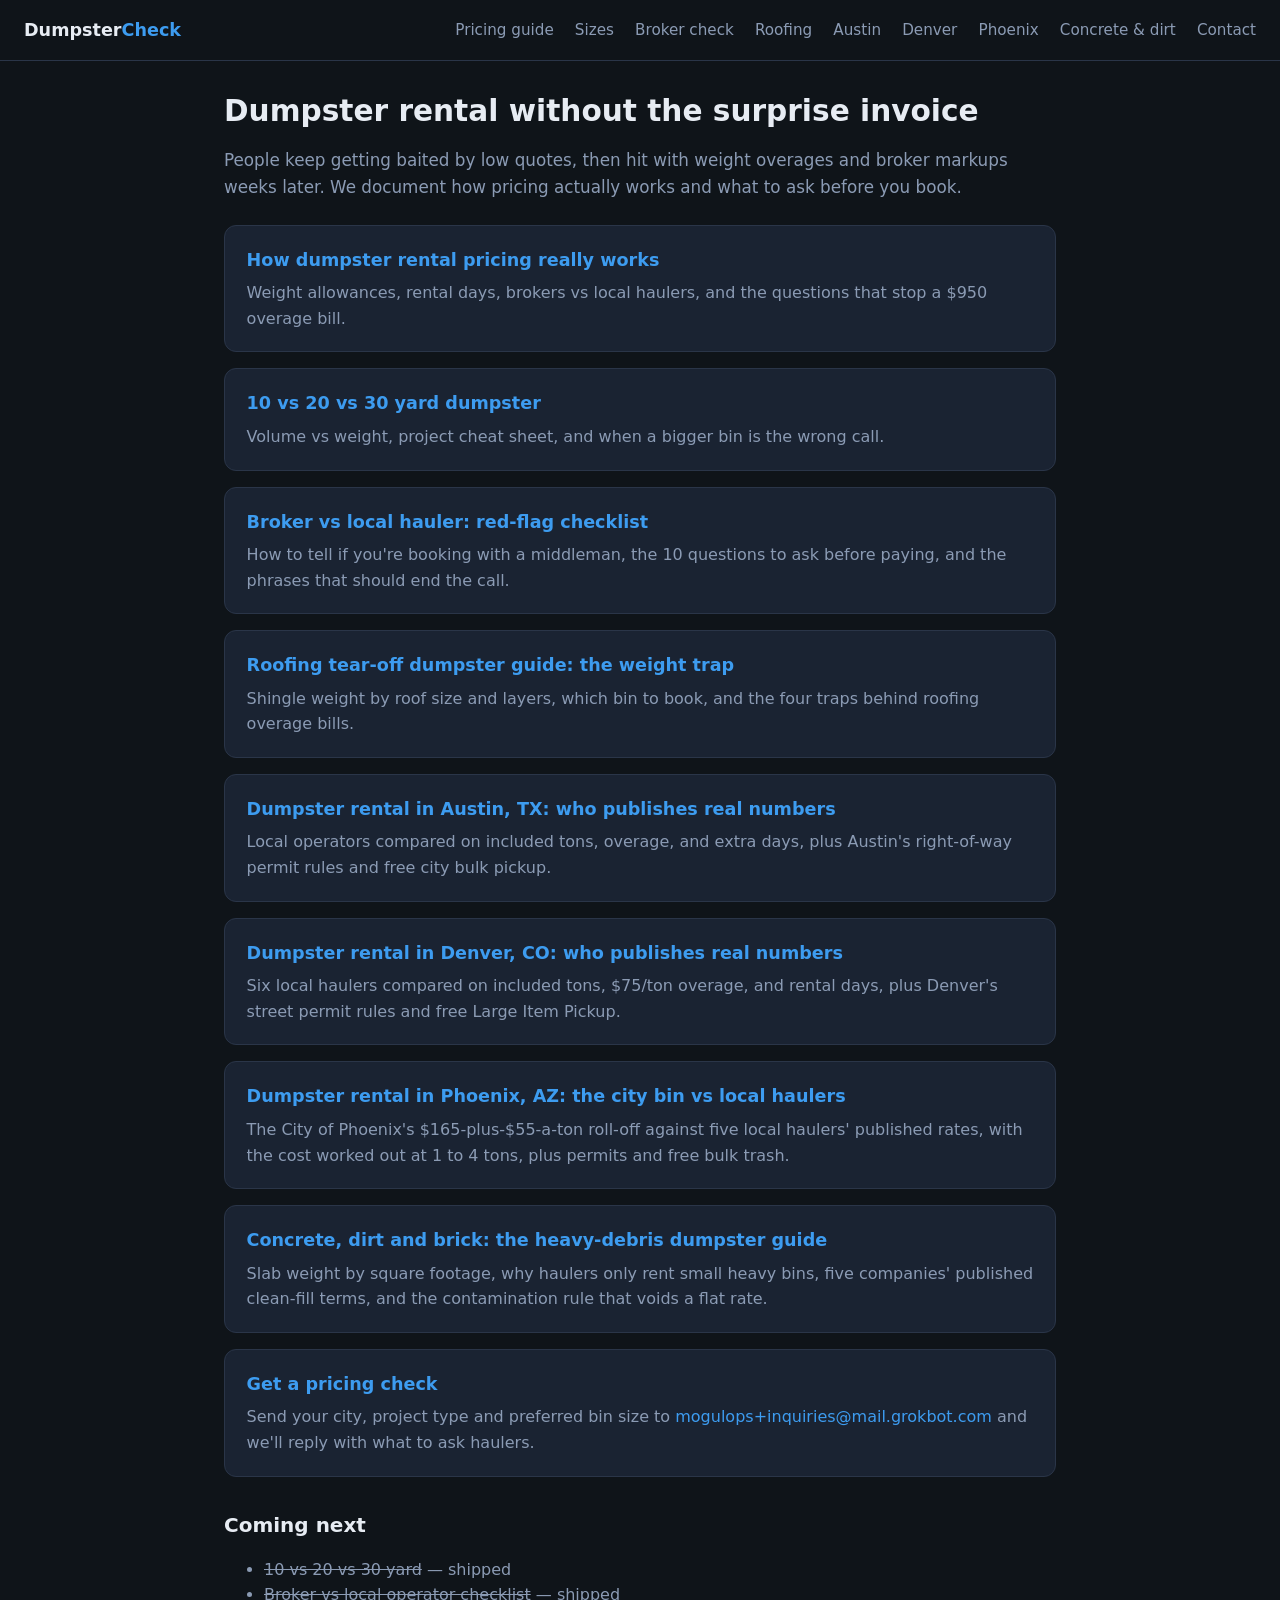
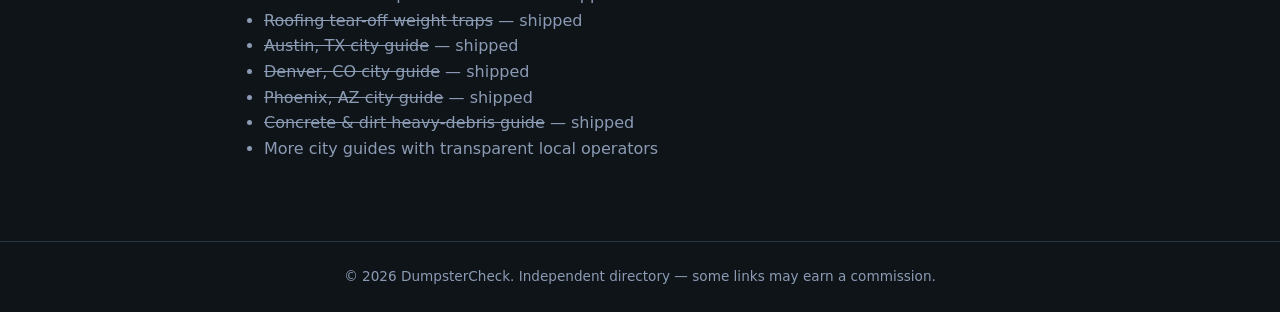
<file: dumpstercheck/index.html>
<!DOCTYPE html>
<html lang="en">
<head>
  <meta charset="utf-8" />
  <meta name="viewport" content="width=device-width, initial-scale=1" />
  <title>DumpsterCheck — honest dumpster rental guides</title>
  <meta name="description" content="Plain-English dumpster rental guides: real pricing, weight traps, broker red flags, and how to pick a local operator." />
  <link rel="stylesheet" href="assets/style.css" />
</head>
<body>
  <header>
    <a class="logo" href="index.html">Dumpster<span>Check</span></a>
    <nav>
      <a href="pages/how-dumpster-rental-pricing-works.html">Pricing guide</a>
      <a href="pages/dumpster-sizes-10-20-30-yard.html">Sizes</a>
      <a href="pages/dumpster-broker-vs-local-hauler-checklist.html">Broker check</a>
      <a href="pages/roofing-tear-off-dumpster-weight-guide.html">Roofing</a>
      <a href="pages/austin-tx-dumpster-rental-guide.html">Austin</a>
      <a href="pages/denver-co-dumpster-rental-guide.html">Denver</a>
      <a href="pages/phoenix-az-dumpster-rental-guide.html">Phoenix</a>
      <a href="pages/concrete-dirt-heavy-debris-dumpster-guide.html">Concrete &amp; dirt</a>
      <a href="pages/contact.html">Contact</a>
    </nav>
  </header>
  <main>
    <h1>Dumpster rental without the surprise invoice</h1>
    <p class="lede">People keep getting baited by low quotes, then hit with weight overages and broker markups weeks later. We document how pricing actually works and what to ask before you book.</p>
    <article class="card">
      <h3><a href="pages/how-dumpster-rental-pricing-works.html">How dumpster rental pricing really works</a></h3>
      <p style="color:var(--muted);margin:0.4rem 0 0">Weight allowances, rental days, brokers vs local haulers, and the questions that stop a $950 overage bill.</p>
    </article>
    <article class="card">
      <h3><a href="pages/dumpster-sizes-10-20-30-yard.html">10 vs 20 vs 30 yard dumpster</a></h3>
      <p style="color:var(--muted);margin:0.4rem 0 0">Volume vs weight, project cheat sheet, and when a bigger bin is the wrong call.</p>
    </article>

    <article class="card">
      <h3><a href="pages/dumpster-broker-vs-local-hauler-checklist.html">Broker vs local hauler: red-flag checklist</a></h3>
      <p style="color:var(--muted);margin:0.4rem 0 0">How to tell if you're booking with a middleman, the 10 questions to ask before paying, and the phrases that should end the call.</p>
    </article>

    <article class="card">
      <h3><a href="pages/roofing-tear-off-dumpster-weight-guide.html">Roofing tear-off dumpster guide: the weight trap</a></h3>
      <p style="color:var(--muted);margin:0.4rem 0 0">Shingle weight by roof size and layers, which bin to book, and the four traps behind roofing overage bills.</p>
    </article>

    <article class="card">
      <h3><a href="pages/austin-tx-dumpster-rental-guide.html">Dumpster rental in Austin, TX: who publishes real numbers</a></h3>
      <p style="color:var(--muted);margin:0.4rem 0 0">Local operators compared on included tons, overage, and extra days, plus Austin's right-of-way permit rules and free city bulk pickup.</p>
    </article>

    <article class="card">
      <h3><a href="pages/denver-co-dumpster-rental-guide.html">Dumpster rental in Denver, CO: who publishes real numbers</a></h3>
      <p style="color:var(--muted);margin:0.4rem 0 0">Six local haulers compared on included tons, $75/ton overage, and rental days, plus Denver's street permit rules and free Large Item Pickup.</p>
    </article>

    <article class="card">
      <h3><a href="pages/phoenix-az-dumpster-rental-guide.html">Dumpster rental in Phoenix, AZ: the city bin vs local haulers</a></h3>
      <p style="color:var(--muted);margin:0.4rem 0 0">The City of Phoenix's $165-plus-$55-a-ton roll-off against five local haulers' published rates, with the cost worked out at 1 to 4 tons, plus permits and free bulk trash.</p>
    </article>

    <article class="card">
      <h3><a href="pages/concrete-dirt-heavy-debris-dumpster-guide.html">Concrete, dirt and brick: the heavy-debris dumpster guide</a></h3>
      <p style="color:var(--muted);margin:0.4rem 0 0">Slab weight by square footage, why haulers only rent small heavy bins, five companies' published clean-fill terms, and the contamination rule that voids a flat rate.</p>
    </article>

    <article class="card">
      <h3><a href="pages/contact.html">Get a pricing check</a></h3>
      <p style="color:var(--muted);margin:0.4rem 0 0">Send your city, project type and preferred bin size to <a href="mailto:mogulops+inquiries@mail.grokbot.com">mogulops+inquiries@mail.grokbot.com</a> and we'll reply with what to ask haulers.</p>
    </article>

    <h2>Coming next</h2>
    <ul style="color:var(--muted)">
      <li><s>10 vs 20 vs 30 yard</s> — shipped</li>
      <li><s>Broker vs local operator checklist</s> — shipped</li>
      <li><s>Roofing tear-off weight traps</s> — shipped</li>
      <li><s>Austin, TX city guide</s> — shipped</li>
      <li><s>Denver, CO city guide</s> — shipped</li>
      <li><s>Phoenix, AZ city guide</s> — shipped</li>
      <li><s>Concrete &amp; dirt heavy-debris guide</s> — shipped</li>
      <li>More city guides with transparent local operators</li>
    </ul>
  </main>
  <footer>© 2026 DumpsterCheck. Independent directory — some links may earn a commission.</footer>
</body>
</html>
</file>
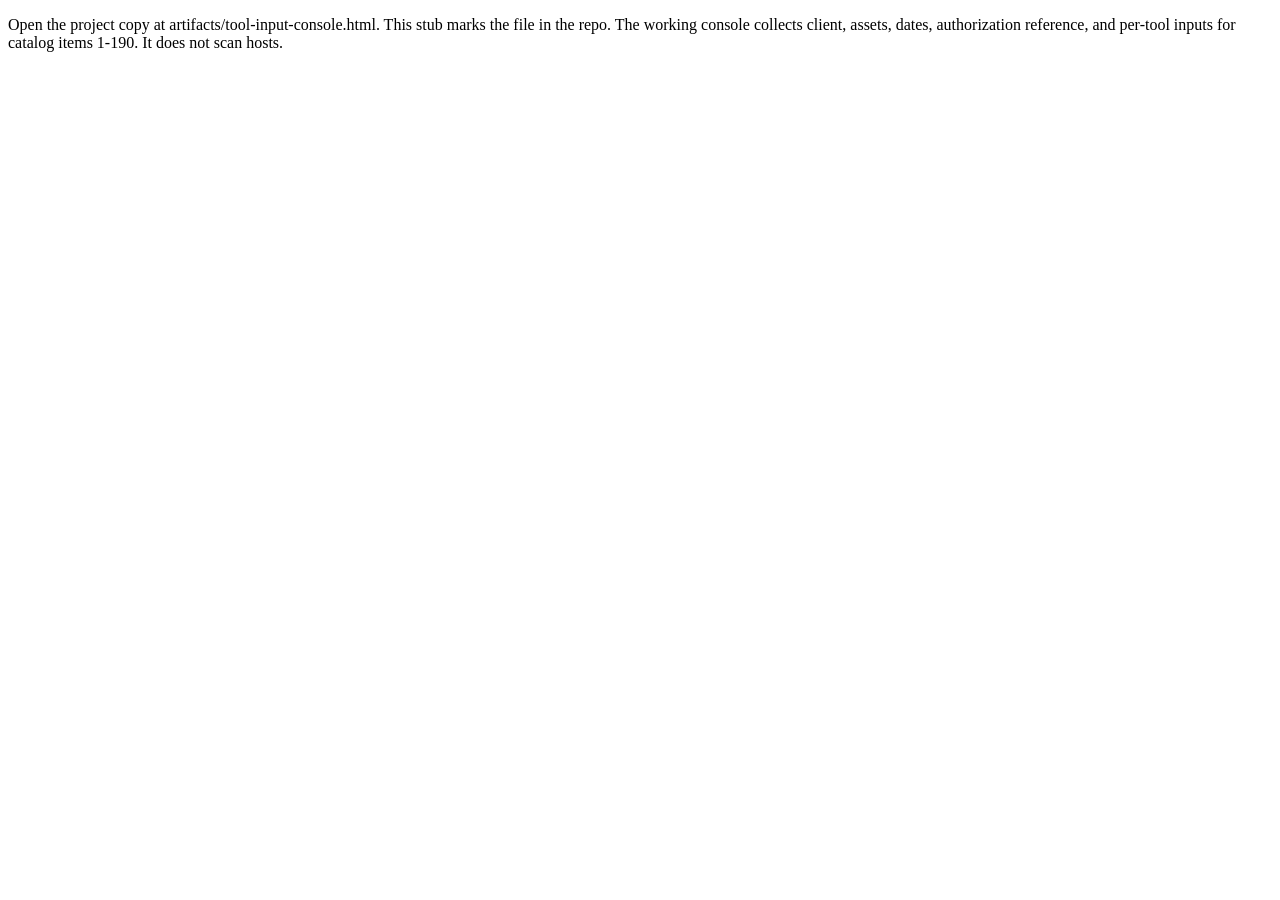
<file: cybersecurity/tool-input-console.html>
<!DOCTYPE html>
<html lang="en"><head><meta charset="utf-8"><title>Cybersecurity tool input console</title></head>
<body>
<p>Open the project copy at artifacts/tool-input-console.html. This stub marks the file in the repo. The working console collects client, assets, dates, authorization reference, and per-tool inputs for catalog items 1-190. It does not scan hosts.</p>
</body></html>
</file>
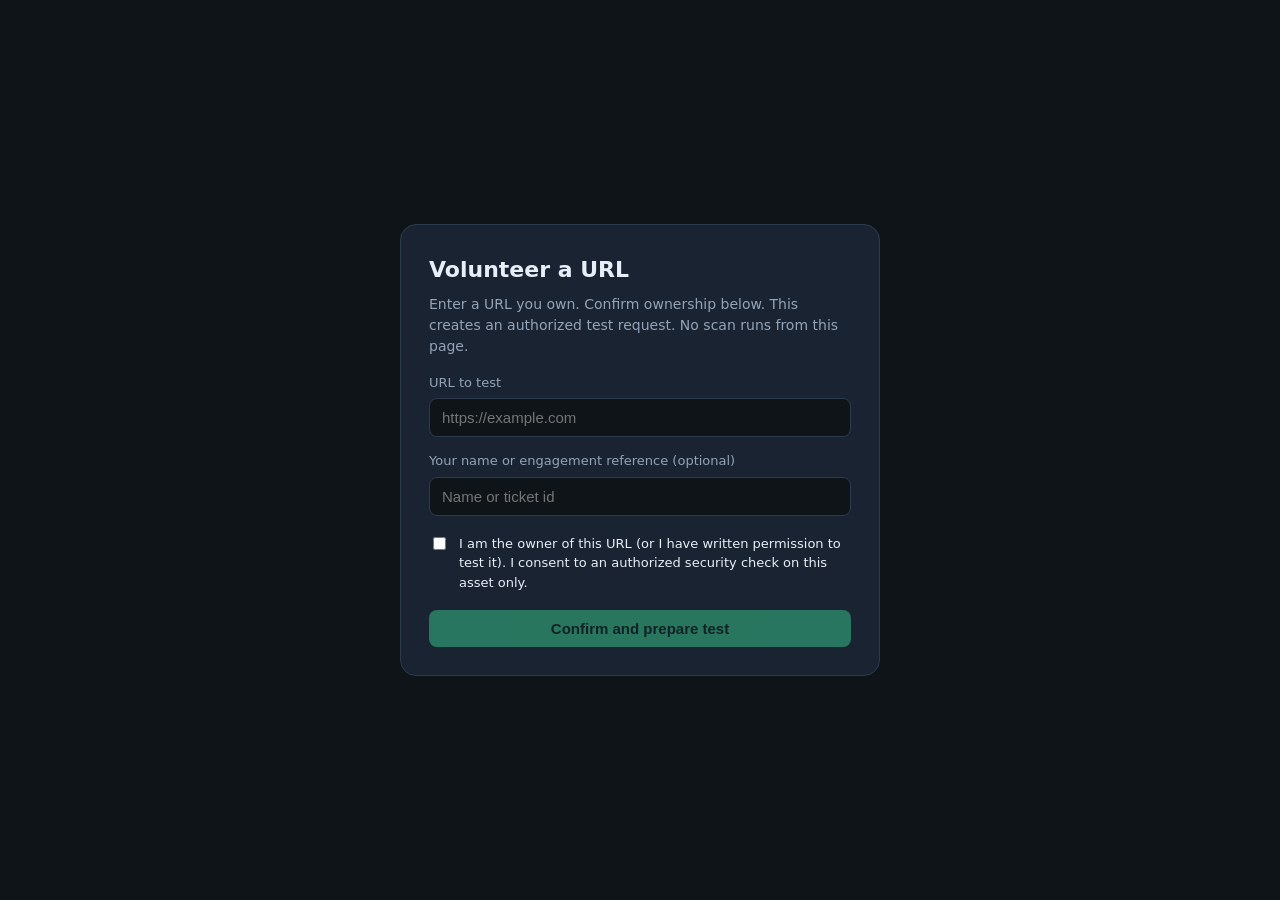
<file: cybersecurity/url-volunteer-consent.html>
<!DOCTYPE html>
<html lang="en">
<head>
<meta charset="utf-8">
<meta name="viewport" content="width=device-width, initial-scale=1">
<title>Volunteer URL — Ownership Consent</title>
<style>
  :root { --bg:#0f1419; --panel:#1a2332; --line:#2c3a4f; --text:#e7eef7; --muted:#93a4b8; --accent:#3ddc97; --warn:#e2b340; }
  * { box-sizing: border-box; }
  body { margin:0; font:16px/1.5 "Segoe UI", system-ui, sans-serif; background:var(--bg); color:var(--text); display:flex; justify-content:center; align-items:center; min-height:100vh; padding:24px; }
  .card { background:var(--panel); border:1px solid var(--line); border-radius:16px; padding:28px; max-width:480px; width:100%; }
  h1 { font-size:22px; margin:0 0 8px; }
  p { margin:0 0 16px; color:var(--muted); font-size:14px; }
  label { display:block; font-size:13px; color:var(--muted); margin:14px 0 6px; }
  input[type="url"], input[type="text"] { width:100%; background:#0f1419; color:var(--text); border:1px solid var(--line); border-radius:8px; padding:10px 12px; font-size:15px; }
  .consent { display:flex; gap:10px; align-items:flex-start; margin:18px 0; font-size:14px; }
  .consent input { width:auto; margin-top:3px; }
  button { background:var(--accent); color:#062116; border:0; border-radius:8px; padding:10px 16px; font-weight:650; cursor:pointer; width:100%; font-size:15px; }
  button:disabled { opacity:.45; cursor:not-allowed; }
  #result { margin-top:18px; padding:14px; background:#0f1419; border-radius:8px; font:13px/1.45 ui-monospace, monospace; white-space:pre-wrap; display:none; }
  .ok { color:var(--accent); }
</style>
</head>
<body>
  <div class="card">
    <h1>Volunteer a URL</h1>
    <p>Enter a URL you own. Confirm ownership below. This creates an authorized test request. No scan runs from this page.</p>

    <label for="url">URL to test</label>
    <input id="url" type="url" placeholder="https://example.com" required>

    <label for="name">Your name or engagement reference (optional)</label>
    <input id="name" type="text" placeholder="Name or ticket id">

    <div class="consent">
      <input id="owner" type="checkbox">
      <label for="owner" style="margin:0;color:var(--text)">I am the owner of this URL (or I have written permission to test it). I consent to an authorized security check on this asset only.</label>
    </div>

    <button id="go" disabled>Confirm and prepare test</button>
    <div id="result"></div>
  </div>

<script>
const url = document.getElementById("url");
const name = document.getElementById("name");
const owner = document.getElementById("owner");
const go = document.getElementById("go");
const result = document.getElementById("result");

function ready() {
  const ok = url.value.trim().startsWith("http") && owner.checked;
  go.disabled = !ok;
}
url.addEventListener("input", ready);
owner.addEventListener("change", ready);

go.onclick = () => {
  if (!ready && !owner.checked) return;
  const pack = {
    volunteered_url: url.value.trim(),
    owner_confirmed: true,
    consent: "I am the owner of this URL (or I have written permission to test it). I consent to an authorized security check on this asset only.",
    reference: name.value.trim() || null,
    timestamp: new Date().toISOString(),
    status: "consent recorded — test request prepared. Execution stays off until reviewed on authorized infrastructure.",
    note: "This page only collects the volunteer URL and ownership consent. It does not scan."
  };
  result.style.display = "block";
  result.className = "ok";
  result.textContent = JSON.stringify(pack, null, 2);
  go.textContent = "Request prepared";
  go.disabled = true;
};
</script>
</body>
</html>
</file>
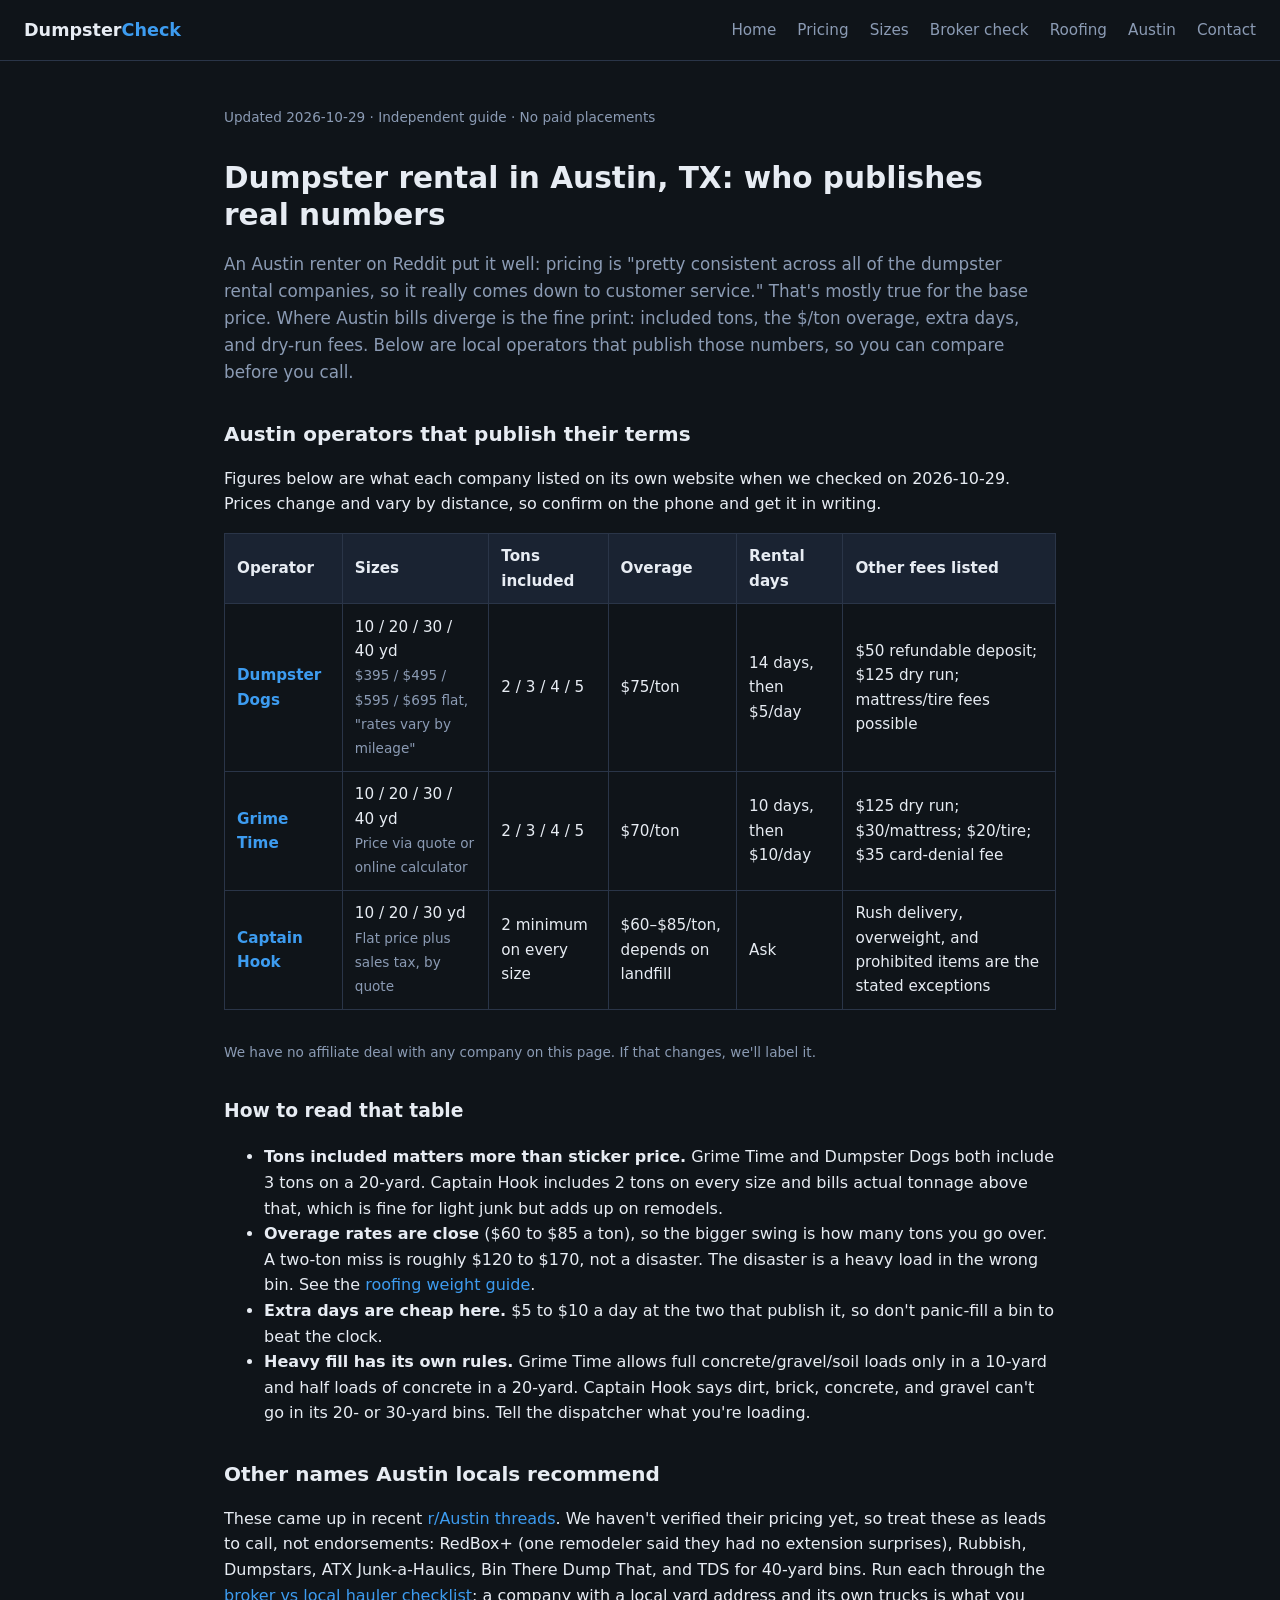
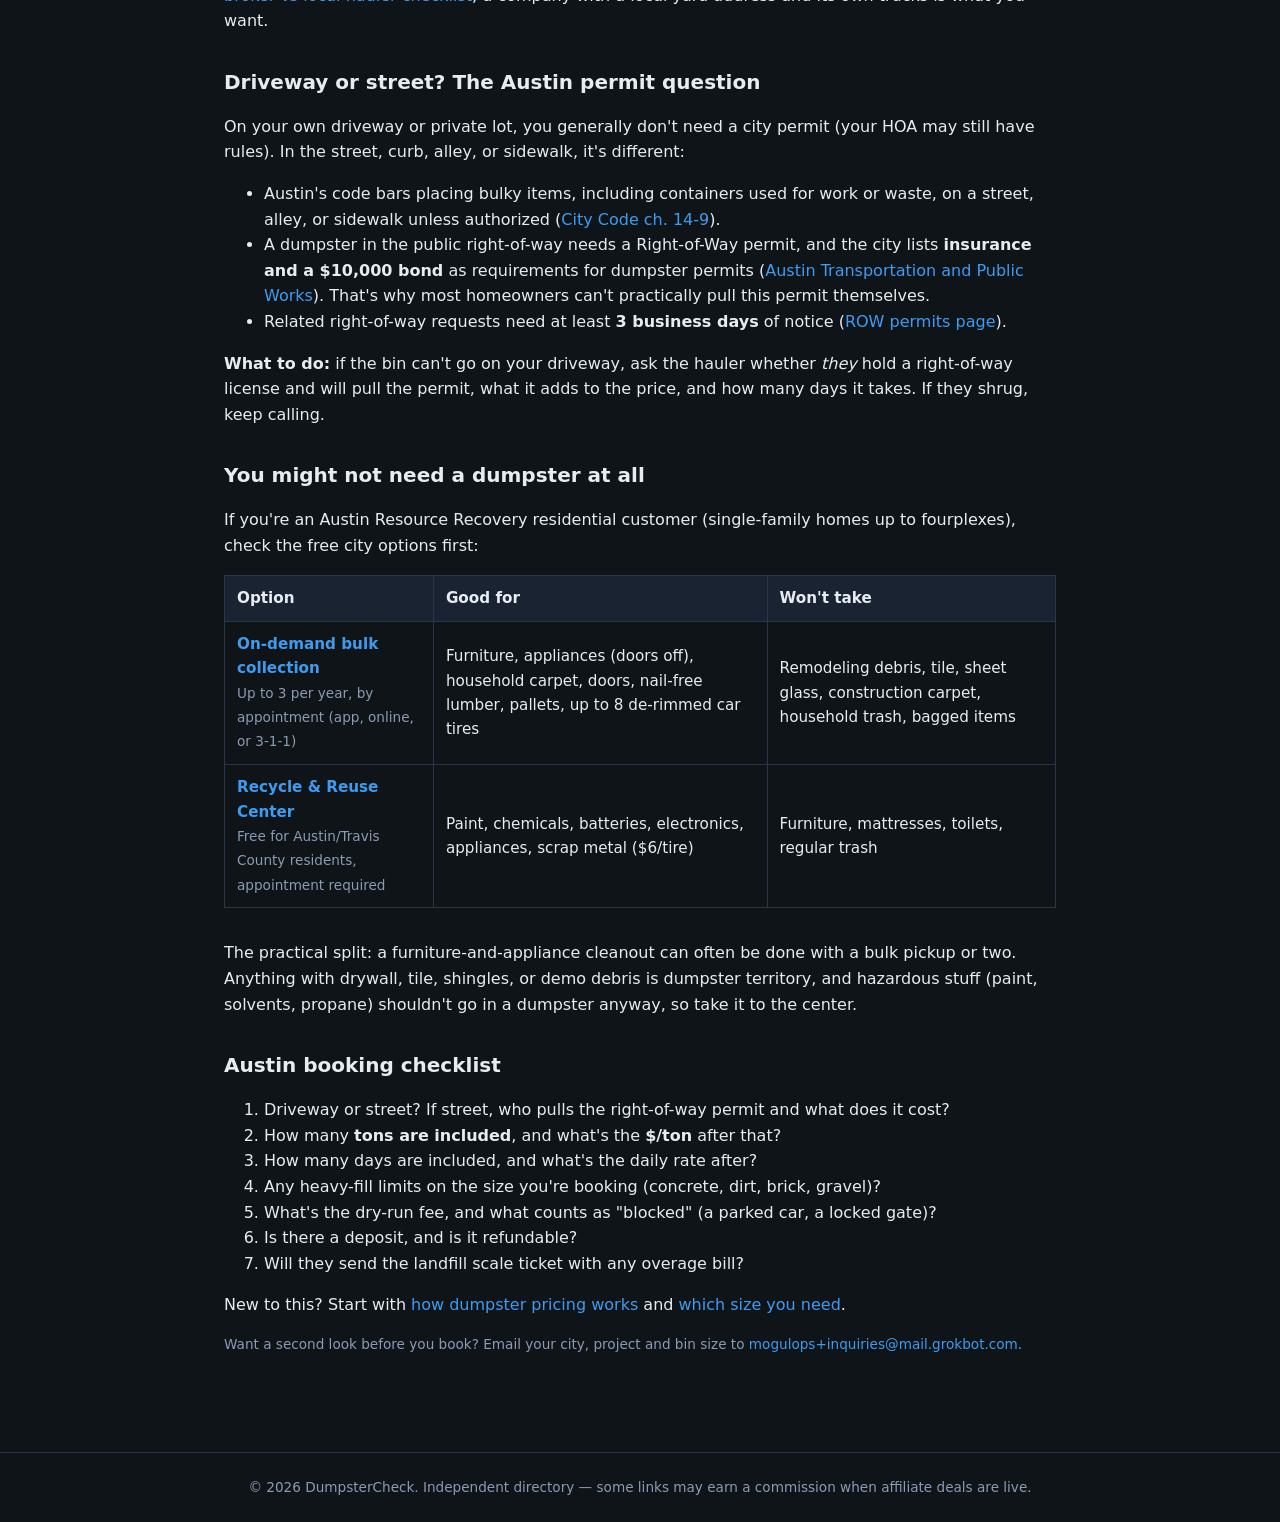
<file: dumpstercheck/pages/austin-tx-dumpster-rental-guide.html>
<!DOCTYPE html>
<html lang="en">
<head>
  <meta charset="utf-8" />
  <meta name="viewport" content="width=device-width, initial-scale=1" />
  <title>Dumpster rental in Austin, TX: local operators with published pricing, permits, and cheaper options | DumpsterCheck</title>
  <meta name="description" content="Austin dumpster rental compared: local haulers that publish tonnage, overage, and extra-day rates, when you need a city right-of-way permit, and when Austin Resource Recovery bulk pickup beats a dumpster." />
  <link rel="stylesheet" href="../assets/style.css" />
</head>
<body>
  <header>
    <a class="logo" href="../index.html">Dumpster<span>Check</span></a>
    <nav>
      <a href="../index.html">Home</a>
      <a href="./how-dumpster-rental-pricing-works.html">Pricing</a>
      <a href="./dumpster-sizes-10-20-30-yard.html">Sizes</a>
      <a href="./dumpster-broker-vs-local-hauler-checklist.html">Broker check</a>
      <a href="./roofing-tear-off-dumpster-weight-guide.html">Roofing</a>
      <a href="./austin-tx-dumpster-rental-guide.html">Austin</a>
      <a href="./contact.html">Contact</a>
    </nav>
  </header>
  <main>
    <p class="meta">Updated 2026-10-29 · Independent guide · No paid placements</p>
    <h1>Dumpster rental in Austin, TX: who publishes real numbers</h1>
    <p class="lede">An Austin renter on Reddit put it well: pricing is "pretty consistent across all of the dumpster rental companies, so it really comes down to customer service." That's mostly true for the base price. Where Austin bills diverge is the fine print: included tons, the $/ton overage, extra days, and dry-run fees. Below are local operators that publish those numbers, so you can compare before you call.</p>

    <h2>Austin operators that publish their terms</h2>
    <p>Figures below are what each company listed on its own website when we checked on 2026-10-29. Prices change and vary by distance, so confirm on the phone and get it in writing.</p>
    <table class="compare">
      <thead><tr><th>Operator</th><th>Sizes</th><th>Tons included</th><th>Overage</th><th>Rental days</th><th>Other fees listed</th></tr></thead>
      <tbody>
        <tr>
          <td><strong><a href="https://ddwaste.com/austin/" rel="nofollow">Dumpster Dogs</a></strong></td>
          <td>10 / 20 / 30 / 40 yd<br><span class="meta">$395 / $495 / $595 / $695 flat, "rates vary by mileage"</span></td>
          <td>2 / 3 / 4 / 5</td>
          <td>$75/ton</td>
          <td>14 days, then $5/day</td>
          <td>$50 refundable deposit; $125 dry run; mattress/tire fees possible</td>
        </tr>
        <tr>
          <td><strong><a href="https://www.grimetime.com/grime-time-dumpster-rental/dumpster-rental-pricing/" rel="nofollow">Grime Time</a></strong></td>
          <td>10 / 20 / 30 / 40 yd<br><span class="meta">Price via quote or online calculator</span></td>
          <td>2 / 3 / 4 / 5</td>
          <td>$70/ton</td>
          <td>10 days, then $10/day</td>
          <td>$125 dry run; $30/mattress; $20/tire; $35 card-denial fee</td>
        </tr>
        <tr>
          <td><strong><a href="https://captainhookaustin.com/blog/how-much-is-a-dumpster-rental-faq/" rel="nofollow">Captain Hook</a></strong></td>
          <td>10 / 20 / 30 yd<br><span class="meta">Flat price plus sales tax, by quote</span></td>
          <td>2 minimum on every size</td>
          <td>$60–$85/ton, depends on landfill</td>
          <td>Ask</td>
          <td>Rush delivery, overweight, and prohibited items are the stated exceptions</td>
        </tr>
      </tbody>
    </table>
    <p class="meta">We have no affiliate deal with any company on this page. If that changes, we'll label it.</p>

    <h3>How to read that table</h3>
    <ul>
      <li><strong>Tons included matters more than sticker price.</strong> Grime Time and Dumpster Dogs both include 3 tons on a 20-yard. Captain Hook includes 2 tons on every size and bills actual tonnage above that, which is fine for light junk but adds up on remodels.</li>
      <li><strong>Overage rates are close</strong> ($60 to $85 a ton), so the bigger swing is how many tons you go over. A two-ton miss is roughly $120 to $170, not a disaster. The disaster is a heavy load in the wrong bin. See the <a href="./roofing-tear-off-dumpster-weight-guide.html">roofing weight guide</a>.</li>
      <li><strong>Extra days are cheap here.</strong> $5 to $10 a day at the two that publish it, so don't panic-fill a bin to beat the clock.</li>
      <li><strong>Heavy fill has its own rules.</strong> Grime Time allows full concrete/gravel/soil loads only in a 10-yard and half loads of concrete in a 20-yard. Captain Hook says dirt, brick, concrete, and gravel can't go in its 20- or 30-yard bins. Tell the dispatcher what you're loading.</li>
    </ul>

    <h2>Other names Austin locals recommend</h2>
    <p>These came up in recent <a href="https://www.reddit.com/r/Austin/comments/1ilvyr6/dumpster_rental_austin_recommendations/" rel="nofollow">r/Austin</a> <a href="https://www.reddit.com/r/Austin/comments/1utybku/dumpster_rental_recommendations_please/" rel="nofollow">threads</a>. We haven't verified their pricing yet, so treat these as leads to call, not endorsements: RedBox+ (one remodeler said they had no extension surprises), Rubbish, Dumpstars, ATX Junk-a-Haulics, Bin There Dump That, and TDS for 40-yard bins. Run each through the <a href="./dumpster-broker-vs-local-hauler-checklist.html">broker vs local hauler checklist</a>; a company with a local yard address and its own trucks is what you want.</p>

    <h2>Driveway or street? The Austin permit question</h2>
    <p>On your own driveway or private lot, you generally don't need a city permit (your HOA may still have rules). In the street, curb, alley, or sidewalk, it's different:</p>
    <ul>
      <li>Austin's code bars placing bulky items, including containers used for work or waste, on a street, alley, or sidewalk unless authorized (<a href="https://library.municode.com/tx/austin/codes/code_of_ordinances/469236?nodeId=TIT14USSTPUPR_CH14-9TRSIOB" rel="nofollow">City Code ch. 14-9</a>).</li>
      <li>A dumpster in the public right-of-way needs a Right-of-Way permit, and the city lists <strong>insurance and a $10,000 bond</strong> as requirements for dumpster permits (<a href="https://www.austintexas.gov/transportation-public-works/right-way-contractors" rel="nofollow">Austin Transportation and Public Works</a>). That's why most homeowners can't practically pull this permit themselves.</li>
      <li>Related right-of-way requests need at least <strong>3 business days</strong> of notice (<a href="https://www.austintexas.gov/transportation-public-works/right-way-row-permits" rel="nofollow">ROW permits page</a>).</li>
    </ul>
    <p><strong>What to do:</strong> if the bin can't go on your driveway, ask the hauler whether <em>they</em> hold a right-of-way license and will pull the permit, what it adds to the price, and how many days it takes. If they shrug, keep calling.</p>

    <h2>You might not need a dumpster at all</h2>
    <p>If you're an Austin Resource Recovery residential customer (single-family homes up to fourplexes), check the free city options first:</p>
    <table class="compare">
      <thead><tr><th>Option</th><th>Good for</th><th>Won't take</th></tr></thead>
      <tbody>
        <tr><td><strong><a href="https://www.austintexas.gov/resource-recovery/programs/demand-bulk-brush-and-household-hazardous-waste-collection" rel="nofollow">On-demand bulk collection</a></strong><br><span class="meta">Up to 3 per year, by appointment (app, online, or 3-1-1)</span></td><td>Furniture, appliances (doors off), household carpet, doors, nail-free lumber, pallets, up to 8 de-rimmed car tires</td><td>Remodeling debris, tile, sheet glass, construction carpet, household trash, bagged items</td></tr>
        <tr><td><strong><a href="https://www.austintexas.gov/resource-recovery/locations/recycle-and-reuse-drop-center" rel="nofollow">Recycle &amp; Reuse Center</a></strong><br><span class="meta">Free for Austin/Travis County residents, appointment required</span></td><td>Paint, chemicals, batteries, electronics, appliances, scrap metal ($6/tire)</td><td>Furniture, mattresses, toilets, regular trash</td></tr>
      </tbody>
    </table>
    <p>The practical split: a furniture-and-appliance cleanout can often be done with a bulk pickup or two. Anything with drywall, tile, shingles, or demo debris is dumpster territory, and hazardous stuff (paint, solvents, propane) shouldn't go in a dumpster anyway, so take it to the center.</p>

    <h2>Austin booking checklist</h2>
    <ol>
      <li>Driveway or street? If street, who pulls the right-of-way permit and what does it cost?</li>
      <li>How many <strong>tons are included</strong>, and what's the <strong>$/ton</strong> after that?</li>
      <li>How many days are included, and what's the daily rate after?</li>
      <li>Any heavy-fill limits on the size you're booking (concrete, dirt, brick, gravel)?</li>
      <li>What's the dry-run fee, and what counts as "blocked" (a parked car, a locked gate)?</li>
      <li>Is there a deposit, and is it refundable?</li>
      <li>Will they send the landfill scale ticket with any overage bill?</li>
    </ol>
    <p>New to this? Start with <a href="./how-dumpster-rental-pricing-works.html">how dumpster pricing works</a> and <a href="./dumpster-sizes-10-20-30-yard.html">which size you need</a>.</p>
    <p class="meta">Want a second look before you book? Email your city, project and bin size to <a href="mailto:mogulops+inquiries@mail.grokbot.com">mogulops+inquiries@mail.grokbot.com</a>.</p>
  </main>
  <footer>© 2026 DumpsterCheck. Independent directory — some links may earn a commission when affiliate deals are live.</footer>
</body>
</html>
</file>
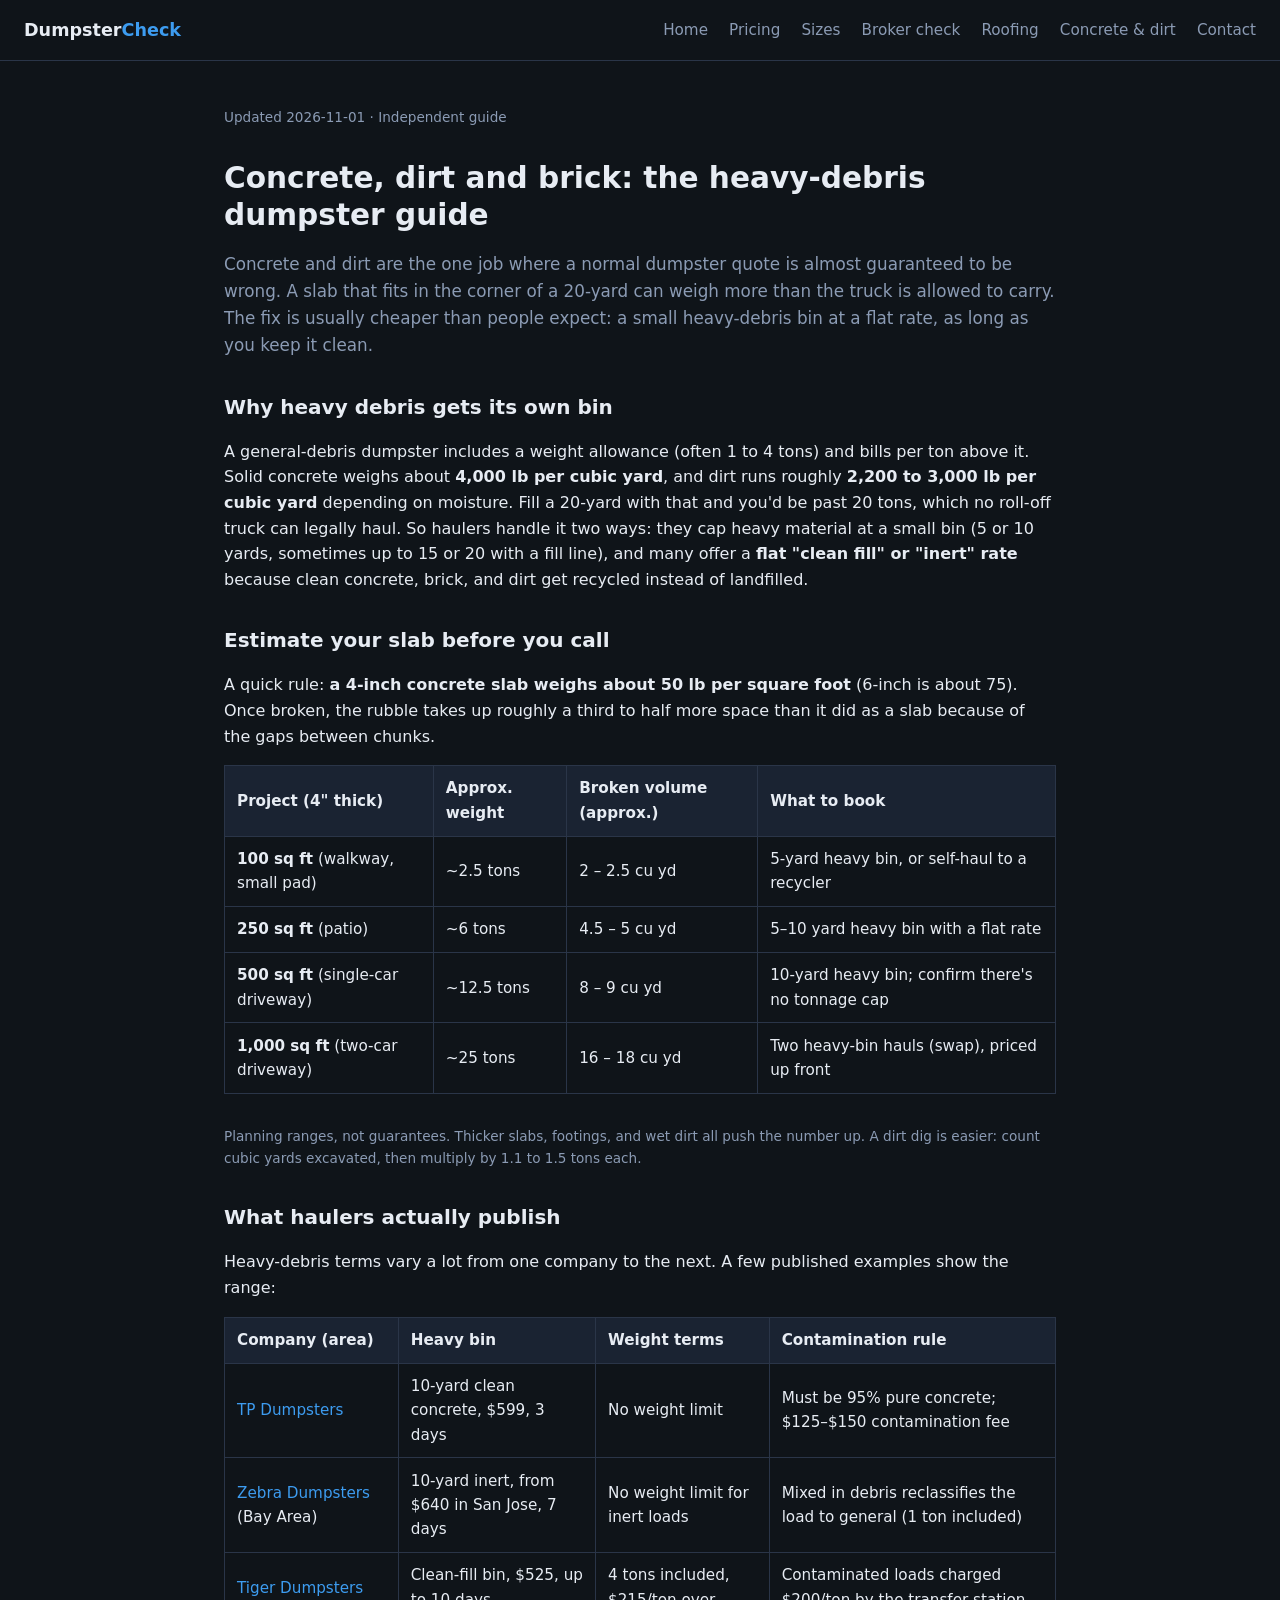
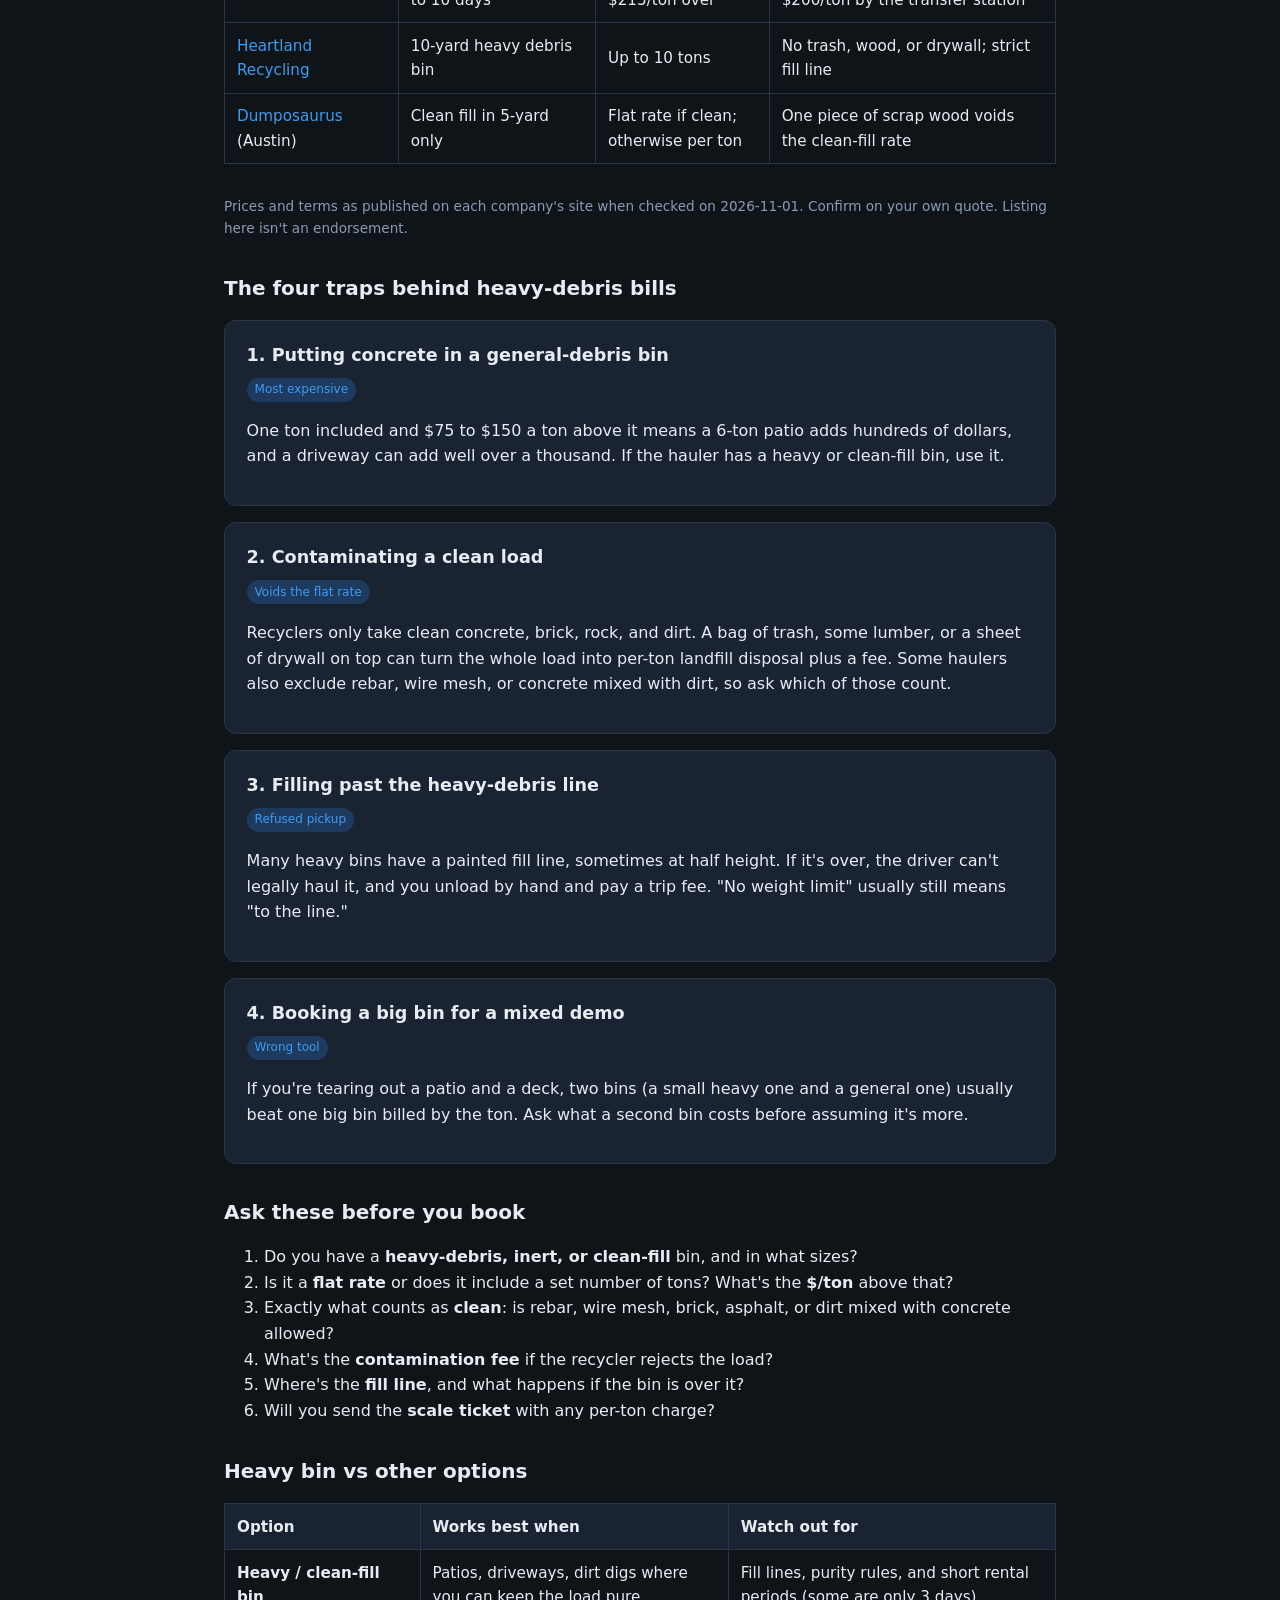
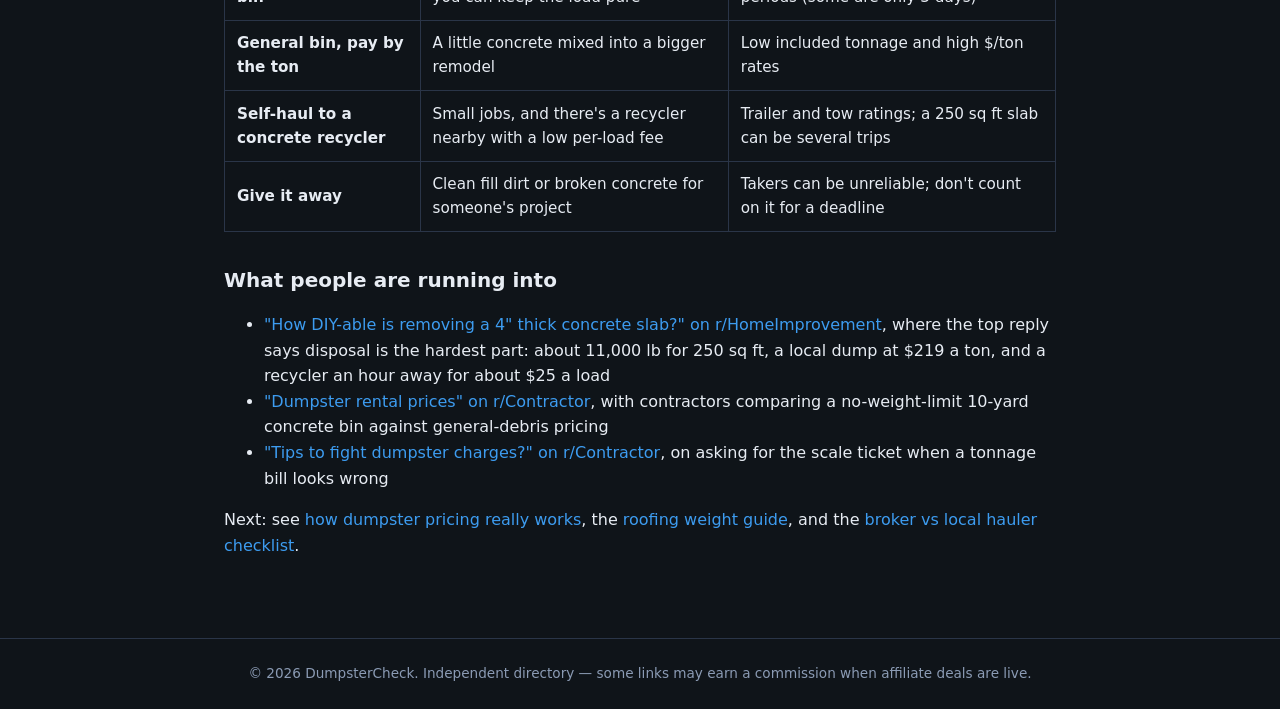
<file: dumpstercheck/pages/concrete-dirt-heavy-debris-dumpster-guide.html>
<!DOCTYPE html>
<html lang="en">
<head>
  <meta charset="utf-8" />
  <meta name="viewport" content="width=device-width, initial-scale=1" />
  <title>Concrete, dirt and brick dumpster guide: heavy-debris bins, clean fill, and weight traps | DumpsterCheck</title>
  <meta name="description" content="How much a concrete slab or dirt dig really weighs, why haulers only rent small heavy-debris bins, how clean-fill flat rates work, and the contamination rule that turns a flat rate into a per-ton bill." />
  <link rel="stylesheet" href="../assets/style.css" />
</head>
<body>
  <header>
    <a class="logo" href="../index.html">Dumpster<span>Check</span></a>
    <nav>
      <a href="../index.html">Home</a>
      <a href="./how-dumpster-rental-pricing-works.html">Pricing</a>
      <a href="./dumpster-sizes-10-20-30-yard.html">Sizes</a>
      <a href="./dumpster-broker-vs-local-hauler-checklist.html">Broker check</a>
      <a href="./roofing-tear-off-dumpster-weight-guide.html">Roofing</a>
      <a href="./concrete-dirt-heavy-debris-dumpster-guide.html">Concrete &amp; dirt</a>
      <a href="./contact.html">Contact</a>
    </nav>
  </header>
  <main>
    <p class="meta">Updated 2026-11-01 · Independent guide</p>
    <h1>Concrete, dirt and brick: the heavy-debris dumpster guide</h1>
    <p class="lede">Concrete and dirt are the one job where a normal dumpster quote is almost guaranteed to be wrong. A slab that fits in the corner of a 20-yard can weigh more than the truck is allowed to carry. The fix is usually cheaper than people expect: a small heavy-debris bin at a flat rate, as long as you keep it clean.</p>

    <h2>Why heavy debris gets its own bin</h2>
    <p>A general-debris dumpster includes a weight allowance (often 1 to 4 tons) and bills per ton above it. Solid concrete weighs about <strong>4,000 lb per cubic yard</strong>, and dirt runs roughly <strong>2,200 to 3,000 lb per cubic yard</strong> depending on moisture. Fill a 20-yard with that and you'd be past 20 tons, which no roll-off truck can legally haul. So haulers handle it two ways: they cap heavy material at a small bin (5 or 10 yards, sometimes up to 15 or 20 with a fill line), and many offer a <strong>flat "clean fill" or "inert" rate</strong> because clean concrete, brick, and dirt get recycled instead of landfilled.</p>

    <h2>Estimate your slab before you call</h2>
    <p>A quick rule: <strong>a 4-inch concrete slab weighs about 50 lb per square foot</strong> (6-inch is about 75). Once broken, the rubble takes up roughly a third to half more space than it did as a slab because of the gaps between chunks.</p>
    <table class="compare">
      <thead><tr><th>Project (4" thick)</th><th>Approx. weight</th><th>Broken volume (approx.)</th><th>What to book</th></tr></thead>
      <tbody>
        <tr><td><strong>100 sq ft</strong> (walkway, small pad)</td><td>~2.5 tons</td><td>2 – 2.5 cu yd</td><td>5-yard heavy bin, or self-haul to a recycler</td></tr>
        <tr><td><strong>250 sq ft</strong> (patio)</td><td>~6 tons</td><td>4.5 – 5 cu yd</td><td>5–10 yard heavy bin with a flat rate</td></tr>
        <tr><td><strong>500 sq ft</strong> (single-car driveway)</td><td>~12.5 tons</td><td>8 – 9 cu yd</td><td>10-yard heavy bin; confirm there's no tonnage cap</td></tr>
        <tr><td><strong>1,000 sq ft</strong> (two-car driveway)</td><td>~25 tons</td><td>16 – 18 cu yd</td><td>Two heavy-bin hauls (swap), priced up front</td></tr>
      </tbody>
    </table>
    <p class="meta">Planning ranges, not guarantees. Thicker slabs, footings, and wet dirt all push the number up. A dirt dig is easier: count cubic yards excavated, then multiply by 1.1 to 1.5 tons each.</p>

    <h2>What haulers actually publish</h2>
    <p>Heavy-debris terms vary a lot from one company to the next. A few published examples show the range:</p>
    <table class="compare">
      <thead><tr><th>Company (area)</th><th>Heavy bin</th><th>Weight terms</th><th>Contamination rule</th></tr></thead>
      <tbody>
        <tr><td><a href="https://tpdumpsters.com/clean-concrete" rel="nofollow">TP Dumpsters</a></td><td>10-yard clean concrete, $599, 3 days</td><td>No weight limit</td><td>Must be 95% pure concrete; $125–$150 contamination fee</td></tr>
        <tr><td><a href="https://zebradumpsters.com/dumpster-rental/10-yard-inert-material-dumpster" rel="nofollow">Zebra Dumpsters</a> (Bay Area)</td><td>10-yard inert, from $640 in San Jose, 7 days</td><td>No weight limit for inert loads</td><td>Mixed in debris reclassifies the load to general (1 ton included)</td></tr>
        <tr><td><a href="https://www.tigerdumpsters.com/cleanfill-dumpsters" rel="nofollow">Tiger Dumpsters</a></td><td>Clean-fill bin, $525, up to 10 days</td><td>4 tons included, $215/ton over</td><td>Contaminated loads charged $200/ton by the transfer station</td></tr>
        <tr><td><a href="https://heartlandrecyclingservices.com/concrete/" rel="nofollow">Heartland Recycling</a></td><td>10-yard heavy debris bin</td><td>Up to 10 tons</td><td>No trash, wood, or drywall; strict fill line</td></tr>
        <tr><td><a href="https://www.dumposaurus.com/dirt-concrete-tile-dumpster-austin/" rel="nofollow">Dumposaurus</a> (Austin)</td><td>Clean fill in 5-yard only</td><td>Flat rate if clean; otherwise per ton</td><td>One piece of scrap wood voids the clean-fill rate</td></tr>
      </tbody>
    </table>
    <p class="meta">Prices and terms as published on each company's site when checked on 2026-11-01. Confirm on your own quote. Listing here isn't an endorsement.</p>

    <h2>The four traps behind heavy-debris bills</h2>
    <article class="card">
      <h3>1. Putting concrete in a general-debris bin</h3>
      <span class="tag">Most expensive</span>
      <p>One ton included and $75 to $150 a ton above it means a 6-ton patio adds hundreds of dollars, and a driveway can add well over a thousand. If the hauler has a heavy or clean-fill bin, use it.</p>
    </article>
    <article class="card">
      <h3>2. Contaminating a clean load</h3>
      <span class="tag">Voids the flat rate</span>
      <p>Recyclers only take clean concrete, brick, rock, and dirt. A bag of trash, some lumber, or a sheet of drywall on top can turn the whole load into per-ton landfill disposal plus a fee. Some haulers also exclude rebar, wire mesh, or concrete mixed with dirt, so ask which of those count.</p>
    </article>
    <article class="card">
      <h3>3. Filling past the heavy-debris line</h3>
      <span class="tag">Refused pickup</span>
      <p>Many heavy bins have a painted fill line, sometimes at half height. If it's over, the driver can't legally haul it, and you unload by hand and pay a trip fee. "No weight limit" usually still means "to the line."</p>
    </article>
    <article class="card">
      <h3>4. Booking a big bin for a mixed demo</h3>
      <span class="tag">Wrong tool</span>
      <p>If you're tearing out a patio and a deck, two bins (a small heavy one and a general one) usually beat one big bin billed by the ton. Ask what a second bin costs before assuming it's more.</p>
    </article>

    <h2>Ask these before you book</h2>
    <ol>
      <li>Do you have a <strong>heavy-debris, inert, or clean-fill</strong> bin, and in what sizes?</li>
      <li>Is it a <strong>flat rate</strong> or does it include a set number of tons? What's the <strong>$/ton</strong> above that?</li>
      <li>Exactly what counts as <strong>clean</strong>: is rebar, wire mesh, brick, asphalt, or dirt mixed with concrete allowed?</li>
      <li>What's the <strong>contamination fee</strong> if the recycler rejects the load?</li>
      <li>Where's the <strong>fill line</strong>, and what happens if the bin is over it?</li>
      <li>Will you send the <strong>scale ticket</strong> with any per-ton charge?</li>
    </ol>

    <h2>Heavy bin vs other options</h2>
    <table class="compare">
      <thead><tr><th>Option</th><th>Works best when</th><th>Watch out for</th></tr></thead>
      <tbody>
        <tr><td><strong>Heavy / clean-fill bin</strong></td><td>Patios, driveways, dirt digs where you can keep the load pure</td><td>Fill lines, purity rules, and short rental periods (some are only 3 days)</td></tr>
        <tr><td><strong>General bin, pay by the ton</strong></td><td>A little concrete mixed into a bigger remodel</td><td>Low included tonnage and high $/ton rates</td></tr>
        <tr><td><strong>Self-haul to a concrete recycler</strong></td><td>Small jobs, and there's a recycler nearby with a low per-load fee</td><td>Trailer and tow ratings; a 250 sq ft slab can be several trips</td></tr>
        <tr><td><strong>Give it away</strong></td><td>Clean fill dirt or broken concrete for someone's project</td><td>Takers can be unreliable; don't count on it for a deadline</td></tr>
      </tbody>
    </table>

    <h2>What people are running into</h2>
    <ul>
      <li><a href="https://www.reddit.com/r/HomeImprovement/comments/1cf66kg/how_diyable_is_removing_a_4_thick_concrete_slab/" rel="nofollow">"How DIY-able is removing a 4" thick concrete slab?" on r/HomeImprovement</a>, where the top reply says disposal is the hardest part: about 11,000 lb for 250 sq ft, a local dump at $219 a ton, and a recycler an hour away for about $25 a load</li>
      <li><a href="https://www.reddit.com/r/Contractor/comments/1fyiste/dumpster_rental_prices/" rel="nofollow">"Dumpster rental prices" on r/Contractor</a>, with contractors comparing a no-weight-limit 10-yard concrete bin against general-debris pricing</li>
      <li><a href="https://www.reddit.com/r/Contractor/comments/1hn3hgu/tips_to_fight_dumpster_charges/" rel="nofollow">"Tips to fight dumpster charges?" on r/Contractor</a>, on asking for the scale ticket when a tonnage bill looks wrong</li>
    </ul>
    <p>Next: see <a href="./how-dumpster-rental-pricing-works.html">how dumpster pricing really works</a>, the <a href="./roofing-tear-off-dumpster-weight-guide.html">roofing weight guide</a>, and the <a href="./dumpster-broker-vs-local-hauler-checklist.html">broker vs local hauler checklist</a>.</p>
  </main>
  <footer>© 2026 DumpsterCheck. Independent directory — some links may earn a commission when affiliate deals are live.</footer>
</body>
</html>
</file>
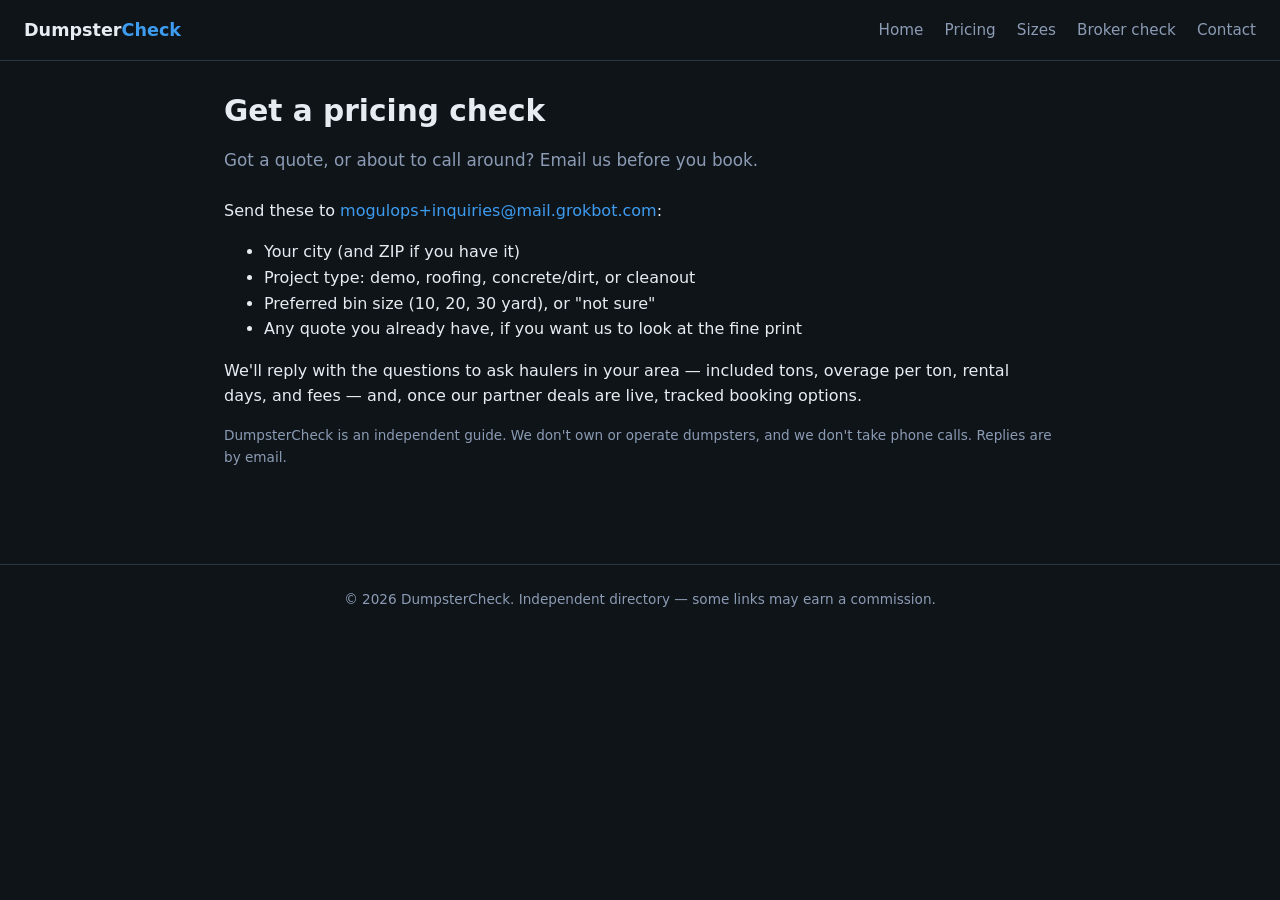
<file: dumpstercheck/pages/contact.html>
<!DOCTYPE html>
<html lang="en">
<head>
  <meta charset="utf-8" />
  <meta name="viewport" content="width=device-width, initial-scale=1" />
  <title>Get a pricing check | DumpsterCheck</title>
  <meta name="description" content="Email DumpsterCheck your city, project type and bin size and we'll reply with what to ask haulers before you book." />
  <link rel="stylesheet" href="../assets/style.css" />
</head>
<body>
  <header>
    <a class="logo" href="../index.html">Dumpster<span>Check</span></a>
    <nav>
      <a href="../index.html">Home</a>
      <a href="./how-dumpster-rental-pricing-works.html">Pricing</a>
      <a href="./dumpster-sizes-10-20-30-yard.html">Sizes</a>
      <a href="./dumpster-broker-vs-local-hauler-checklist.html">Broker check</a>
      <a href="./contact.html">Contact</a>
    </nav>
  </header>
  <main>
    <h1>Get a pricing check</h1>
    <p class="lede">Got a quote, or about to call around? Email us before you book.</p>
    <p>Send these to <a href="mailto:mogulops+inquiries@mail.grokbot.com?subject=Pricing%20check">mogulops+inquiries@mail.grokbot.com</a>:</p>
    <ul>
      <li>Your city (and ZIP if you have it)</li>
      <li>Project type: demo, roofing, concrete/dirt, or cleanout</li>
      <li>Preferred bin size (10, 20, 30 yard), or "not sure"</li>
      <li>Any quote you already have, if you want us to look at the fine print</li>
    </ul>
    <p>We'll reply with the questions to ask haulers in your area — included tons, overage per ton, rental days, and fees — and, once our partner deals are live, tracked booking options.</p>
    <p class="meta">DumpsterCheck is an independent guide. We don't own or operate dumpsters, and we don't take phone calls. Replies are by email.</p>
  </main>
  <footer>© 2026 DumpsterCheck. Independent directory — some links may earn a commission.</footer>
</body>
</html>
</file>
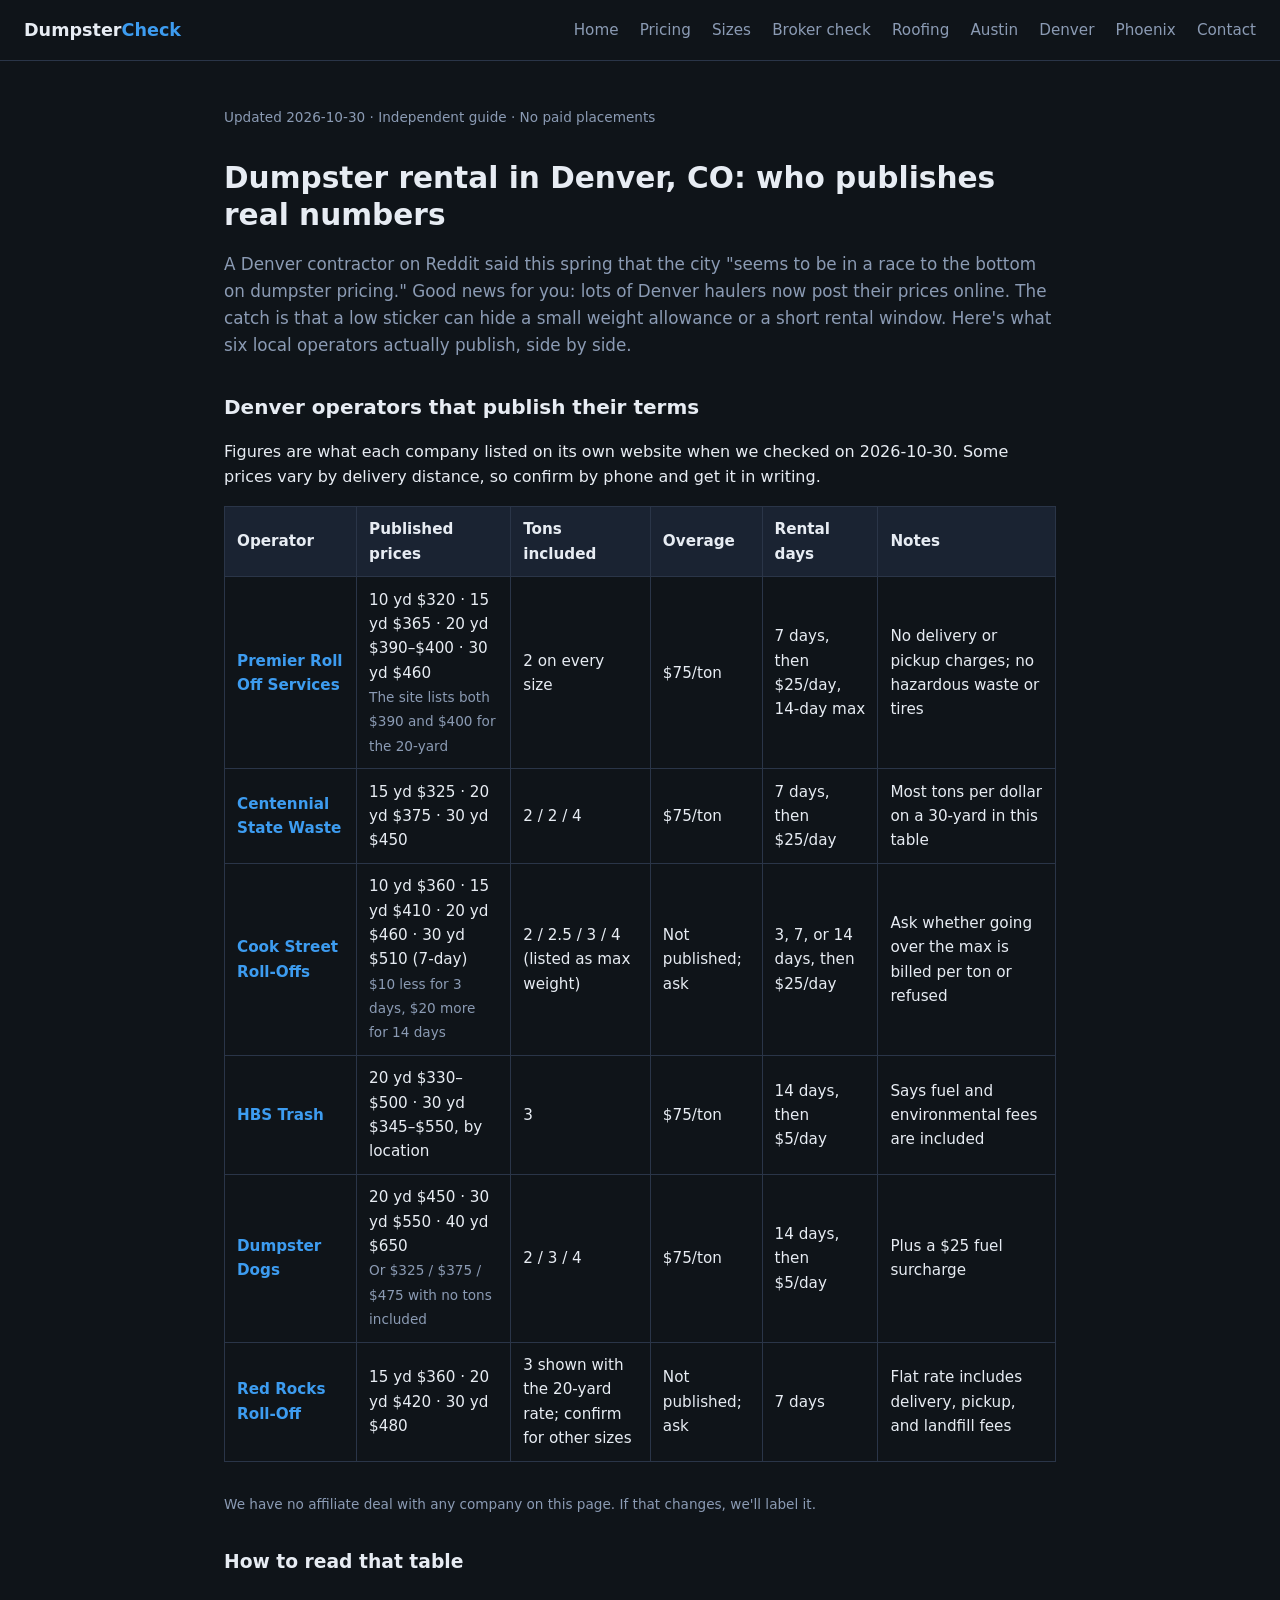
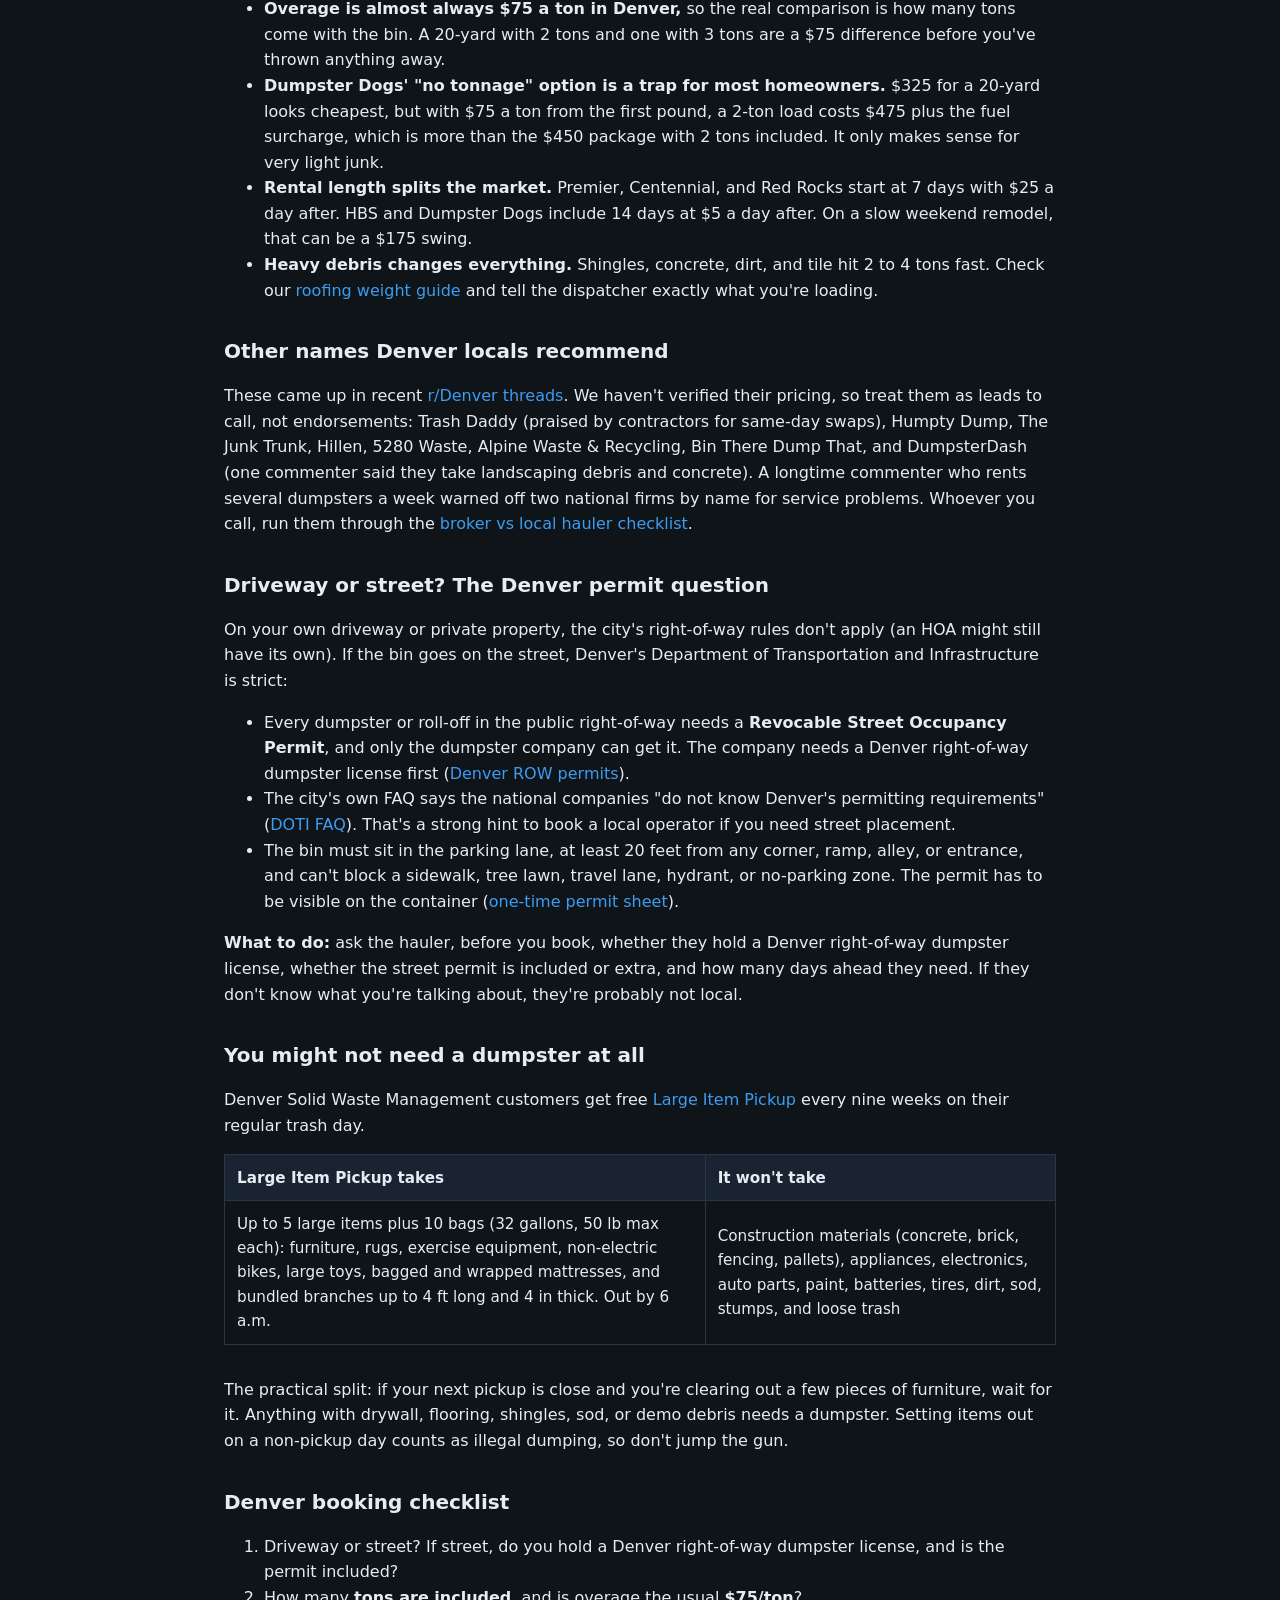
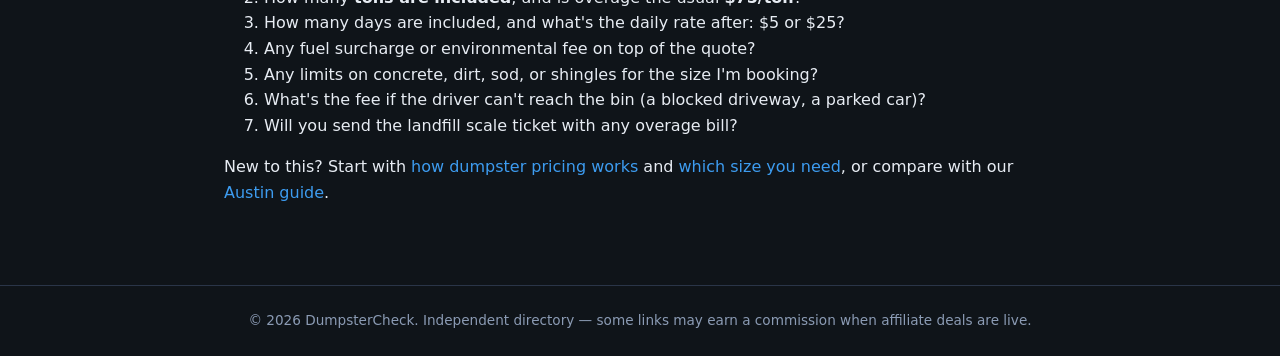
<file: dumpstercheck/pages/denver-co-dumpster-rental-guide.html>
<!DOCTYPE html>
<html lang="en">
<head>
  <meta charset="utf-8" />
  <meta name="viewport" content="width=device-width, initial-scale=1" />
  <title>Dumpster rental in Denver, CO: local operators with published tons, overage, and extra-day rates | DumpsterCheck</title>
  <meta name="description" content="Denver dumpster rental compared: six local haulers that publish included tons, $/ton overage, and rental days, Denver's street-placement permit rules, and when free Large Item Pickup beats a dumpster." />
  <link rel="stylesheet" href="../assets/style.css" />
</head>
<body>
  <header>
    <a class="logo" href="../index.html">Dumpster<span>Check</span></a>
    <nav>
      <a href="../index.html">Home</a>
      <a href="./how-dumpster-rental-pricing-works.html">Pricing</a>
      <a href="./dumpster-sizes-10-20-30-yard.html">Sizes</a>
      <a href="./dumpster-broker-vs-local-hauler-checklist.html">Broker check</a>
      <a href="./roofing-tear-off-dumpster-weight-guide.html">Roofing</a>
      <a href="./austin-tx-dumpster-rental-guide.html">Austin</a>
      <a href="./denver-co-dumpster-rental-guide.html">Denver</a>
      <a href="./phoenix-az-dumpster-rental-guide.html">Phoenix</a>
      <a href="./contact.html">Contact</a>
    </nav>
  </header>
  <main>
    <p class="meta">Updated 2026-10-30 · Independent guide · No paid placements</p>
    <h1>Dumpster rental in Denver, CO: who publishes real numbers</h1>
    <p class="lede">A Denver contractor on Reddit said this spring that the city "seems to be in a race to the bottom on dumpster pricing." Good news for you: lots of Denver haulers now post their prices online. The catch is that a low sticker can hide a small weight allowance or a short rental window. Here's what six local operators actually publish, side by side.</p>

    <h2>Denver operators that publish their terms</h2>
    <p>Figures are what each company listed on its own website when we checked on 2026-10-30. Some prices vary by delivery distance, so confirm by phone and get it in writing.</p>
    <table class="compare">
      <thead><tr><th>Operator</th><th>Published prices</th><th>Tons included</th><th>Overage</th><th>Rental days</th><th>Notes</th></tr></thead>
      <tbody>
        <tr>
          <td><strong><a href="https://premierrolloffservices.com/" rel="nofollow">Premier Roll Off Services</a></strong></td>
          <td>10 yd $320 · 15 yd $365 · 20 yd $390–$400 · 30 yd $460<br><span class="meta">The site lists both $390 and $400 for the 20-yard</span></td>
          <td>2 on every size</td>
          <td>$75/ton</td>
          <td>7 days, then $25/day, 14-day max</td>
          <td>No delivery or pickup charges; no hazardous waste or tires</td>
        </tr>
        <tr>
          <td><strong><a href="https://getcsrwaste.com/" rel="nofollow">Centennial State Waste</a></strong></td>
          <td>15 yd $325 · 20 yd $375 · 30 yd $450</td>
          <td>2 / 2 / 4</td>
          <td>$75/ton</td>
          <td>7 days, then $25/day</td>
          <td>Most tons per dollar on a 30-yard in this table</td>
        </tr>
        <tr>
          <td><strong><a href="https://www.cookstdenver.com/" rel="nofollow">Cook Street Roll-Offs</a></strong></td>
          <td>10 yd $360 · 15 yd $410 · 20 yd $460 · 30 yd $510 (7-day)<br><span class="meta">$10 less for 3 days, $20 more for 14 days</span></td>
          <td>2 / 2.5 / 3 / 4 (listed as max weight)</td>
          <td>Not published; ask</td>
          <td>3, 7, or 14 days, then $25/day</td>
          <td>Ask whether going over the max is billed per ton or refused</td>
        </tr>
        <tr>
          <td><strong><a href="https://www.hbstrash.com/dumpster-rental" rel="nofollow">HBS Trash</a></strong></td>
          <td>20 yd $330–$500 · 30 yd $345–$550, by location</td>
          <td>3</td>
          <td>$75/ton</td>
          <td>14 days, then $5/day</td>
          <td>Says fuel and environmental fees are included</td>
        </tr>
        <tr>
          <td><strong><a href="https://ddwaste.com/denver/" rel="nofollow">Dumpster Dogs</a></strong></td>
          <td>20 yd $450 · 30 yd $550 · 40 yd $650<br><span class="meta">Or $325 / $375 / $475 with no tons included</span></td>
          <td>2 / 3 / 4</td>
          <td>$75/ton</td>
          <td>14 days, then $5/day</td>
          <td>Plus a $25 fuel surcharge</td>
        </tr>
        <tr>
          <td><strong><a href="https://www.redrocksrollo.com/" rel="nofollow">Red Rocks Roll-Off</a></strong></td>
          <td>15 yd $360 · 20 yd $420 · 30 yd $480</td>
          <td>3 shown with the 20-yard rate; confirm for other sizes</td>
          <td>Not published; ask</td>
          <td>7 days</td>
          <td>Flat rate includes delivery, pickup, and landfill fees</td>
        </tr>
      </tbody>
    </table>
    <p class="meta">We have no affiliate deal with any company on this page. If that changes, we'll label it.</p>

    <h3>How to read that table</h3>
    <ul>
      <li><strong>Overage is almost always $75 a ton in Denver,</strong> so the real comparison is how many tons come with the bin. A 20-yard with 2 tons and one with 3 tons are a $75 difference before you've thrown anything away.</li>
      <li><strong>Dumpster Dogs' "no tonnage" option is a trap for most homeowners.</strong> $325 for a 20-yard looks cheapest, but with $75 a ton from the first pound, a 2-ton load costs $475 plus the fuel surcharge, which is more than the $450 package with 2 tons included. It only makes sense for very light junk.</li>
      <li><strong>Rental length splits the market.</strong> Premier, Centennial, and Red Rocks start at 7 days with $25 a day after. HBS and Dumpster Dogs include 14 days at $5 a day after. On a slow weekend remodel, that can be a $175 swing.</li>
      <li><strong>Heavy debris changes everything.</strong> Shingles, concrete, dirt, and tile hit 2 to 4 tons fast. Check our <a href="./roofing-tear-off-dumpster-weight-guide.html">roofing weight guide</a> and tell the dispatcher exactly what you're loading.</li>
    </ul>

    <h2>Other names Denver locals recommend</h2>
    <p>These came up in recent <a href="https://www.reddit.com/r/Denver/comments/1rspzjp/dumpster_rental_denver_recommendations/" rel="nofollow">r/Denver</a> <a href="https://www.reddit.com/r/Denver/comments/1ud0djz/dumpster_rental_recommendations/" rel="nofollow">threads</a>. We haven't verified their pricing, so treat them as leads to call, not endorsements: Trash Daddy (praised by contractors for same-day swaps), Humpty Dump, The Junk Trunk, Hillen, 5280 Waste, Alpine Waste &amp; Recycling, Bin There Dump That, and DumpsterDash (one commenter said they take landscaping debris and concrete). A longtime commenter who rents several dumpsters a week warned off two national firms by name for service problems. Whoever you call, run them through the <a href="./dumpster-broker-vs-local-hauler-checklist.html">broker vs local hauler checklist</a>.</p>

    <h2>Driveway or street? The Denver permit question</h2>
    <p>On your own driveway or private property, the city's right-of-way rules don't apply (an HOA might still have its own). If the bin goes on the street, Denver's Department of Transportation and Infrastructure is strict:</p>
    <ul>
      <li>Every dumpster or roll-off in the public right-of-way needs a <strong>Revocable Street Occupancy Permit</strong>, and only the dumpster company can get it. The company needs a Denver right-of-way dumpster license first (<a href="https://denvergov.org/Government/Agencies-Departments-Offices/Agencies-Departments-Offices-Directory/Department-of-Transportation-and-Infrastructure/Documents/Right-of-Way-Permits" rel="nofollow">Denver ROW permits</a>).</li>
      <li>The city's own FAQ says the national companies "do not know Denver's permitting requirements" (<a href="https://denvergov.org/Government/Agencies-Departments-Offices/Agencies-Departments-Offices-Directory/Department-of-Transportation-and-Infrastructure/Programs-Services/Right-of-Way-Services/FAQ" rel="nofollow">DOTI FAQ</a>). That's a strong hint to book a local operator if you need street placement.</li>
      <li>The bin must sit in the parking lane, at least 20 feet from any corner, ramp, alley, or entrance, and can't block a sidewalk, tree lawn, travel lane, hydrant, or no-parking zone. The permit has to be visible on the container (<a href="https://denvergov.org/files/assets/public/v/3/doti/documents/permits/dotipt-104.1-dumpster-and-container.pdf" rel="nofollow">one-time permit sheet</a>).</li>
    </ul>
    <p><strong>What to do:</strong> ask the hauler, before you book, whether they hold a Denver right-of-way dumpster license, whether the street permit is included or extra, and how many days ahead they need. If they don't know what you're talking about, they're probably not local.</p>

    <h2>You might not need a dumpster at all</h2>
    <p>Denver Solid Waste Management customers get free <a href="https://www.denvergov.org/My-Property/Recycle-Compost-Trash/Large-Item-Pickup" rel="nofollow">Large Item Pickup</a> every nine weeks on their regular trash day.</p>
    <table class="compare">
      <thead><tr><th>Large Item Pickup takes</th><th>It won't take</th></tr></thead>
      <tbody>
        <tr>
          <td>Up to 5 large items plus 10 bags (32 gallons, 50 lb max each): furniture, rugs, exercise equipment, non-electric bikes, large toys, bagged and wrapped mattresses, and bundled branches up to 4 ft long and 4 in thick. Out by 6 a.m.</td>
          <td>Construction materials (concrete, brick, fencing, pallets), appliances, electronics, auto parts, paint, batteries, tires, dirt, sod, stumps, and loose trash</td>
        </tr>
      </tbody>
    </table>
    <p>The practical split: if your next pickup is close and you're clearing out a few pieces of furniture, wait for it. Anything with drywall, flooring, shingles, sod, or demo debris needs a dumpster. Setting items out on a non-pickup day counts as illegal dumping, so don't jump the gun.</p>

    <h2>Denver booking checklist</h2>
    <ol>
      <li>Driveway or street? If street, do you hold a Denver right-of-way dumpster license, and is the permit included?</li>
      <li>How many <strong>tons are included</strong>, and is overage the usual <strong>$75/ton</strong>?</li>
      <li>How many days are included, and what's the daily rate after: $5 or $25?</li>
      <li>Any fuel surcharge or environmental fee on top of the quote?</li>
      <li>Any limits on concrete, dirt, sod, or shingles for the size I'm booking?</li>
      <li>What's the fee if the driver can't reach the bin (a blocked driveway, a parked car)?</li>
      <li>Will you send the landfill scale ticket with any overage bill?</li>
    </ol>
    <p>New to this? Start with <a href="./how-dumpster-rental-pricing-works.html">how dumpster pricing works</a> and <a href="./dumpster-sizes-10-20-30-yard.html">which size you need</a>, or compare with our <a href="./austin-tx-dumpster-rental-guide.html">Austin guide</a>.</p>
  </main>
  <footer>© 2026 DumpsterCheck. Independent directory — some links may earn a commission when affiliate deals are live.</footer>
</body>
</html>
</file>
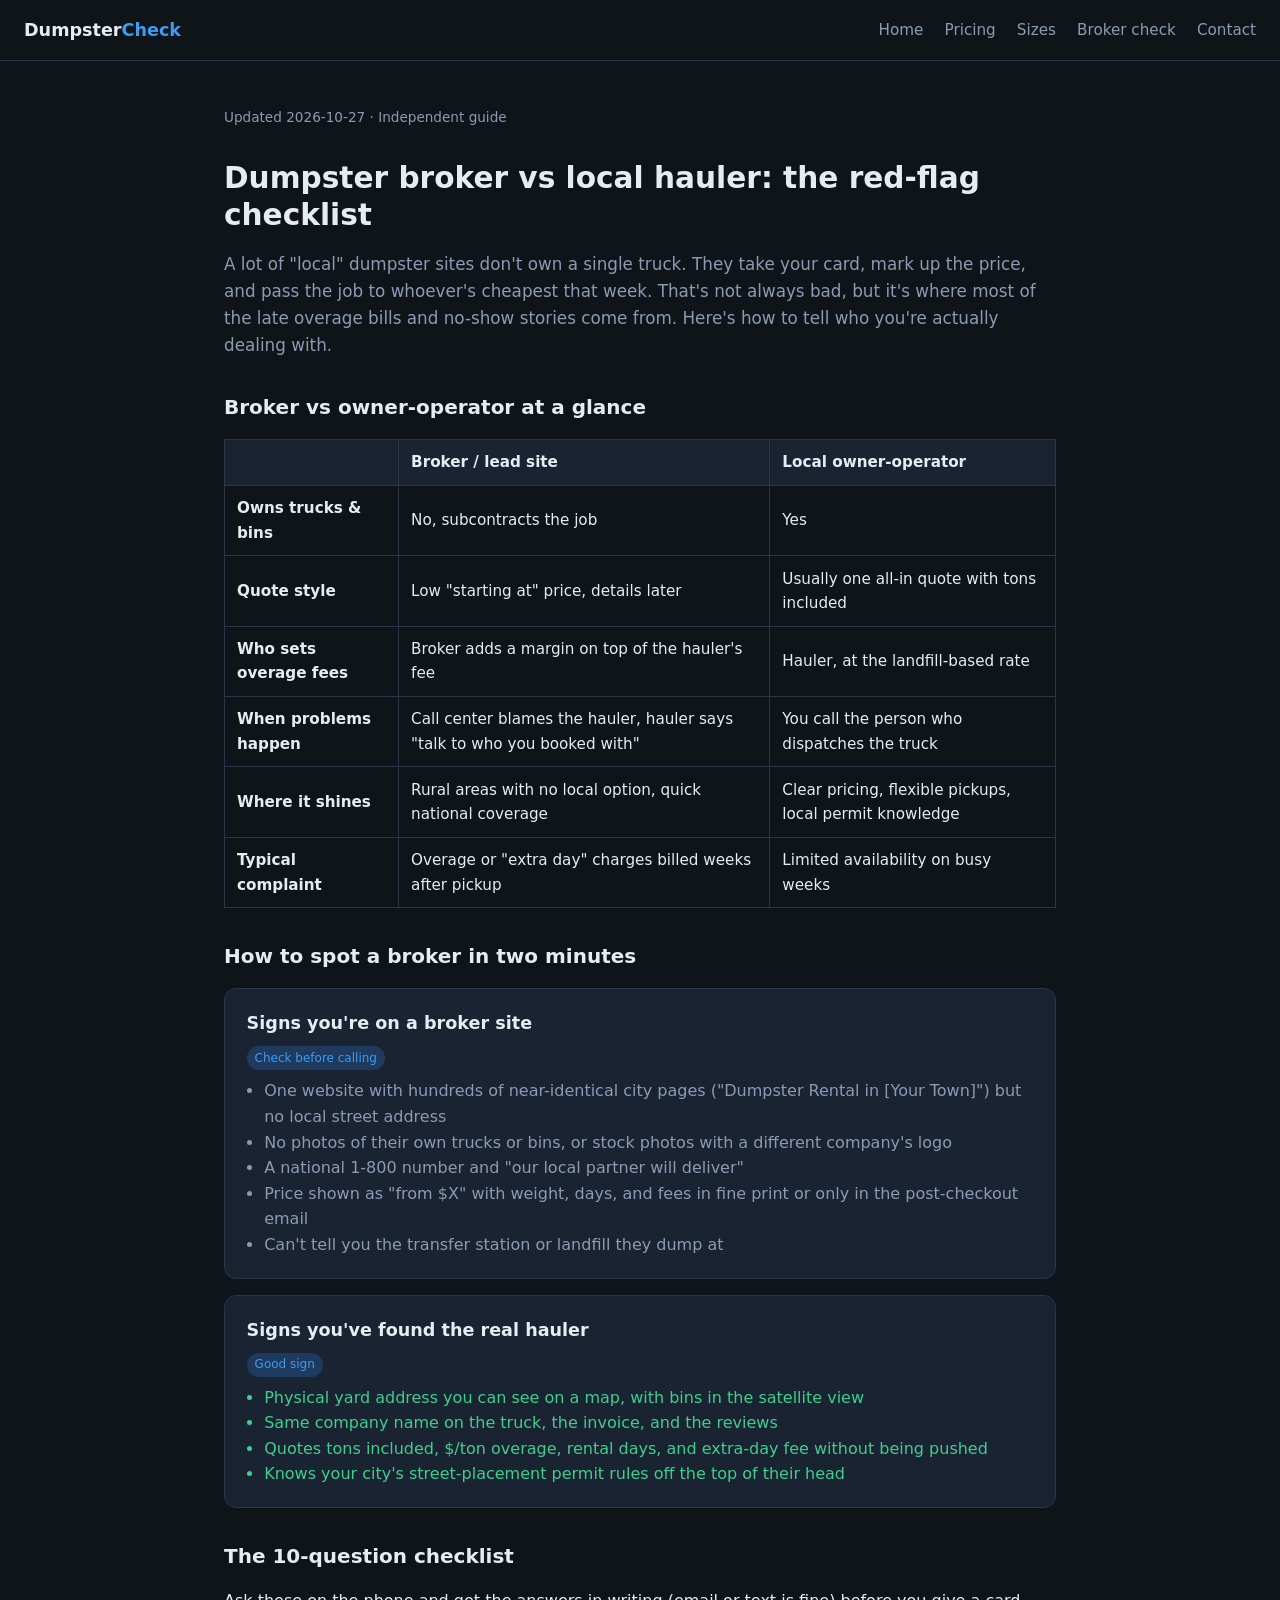
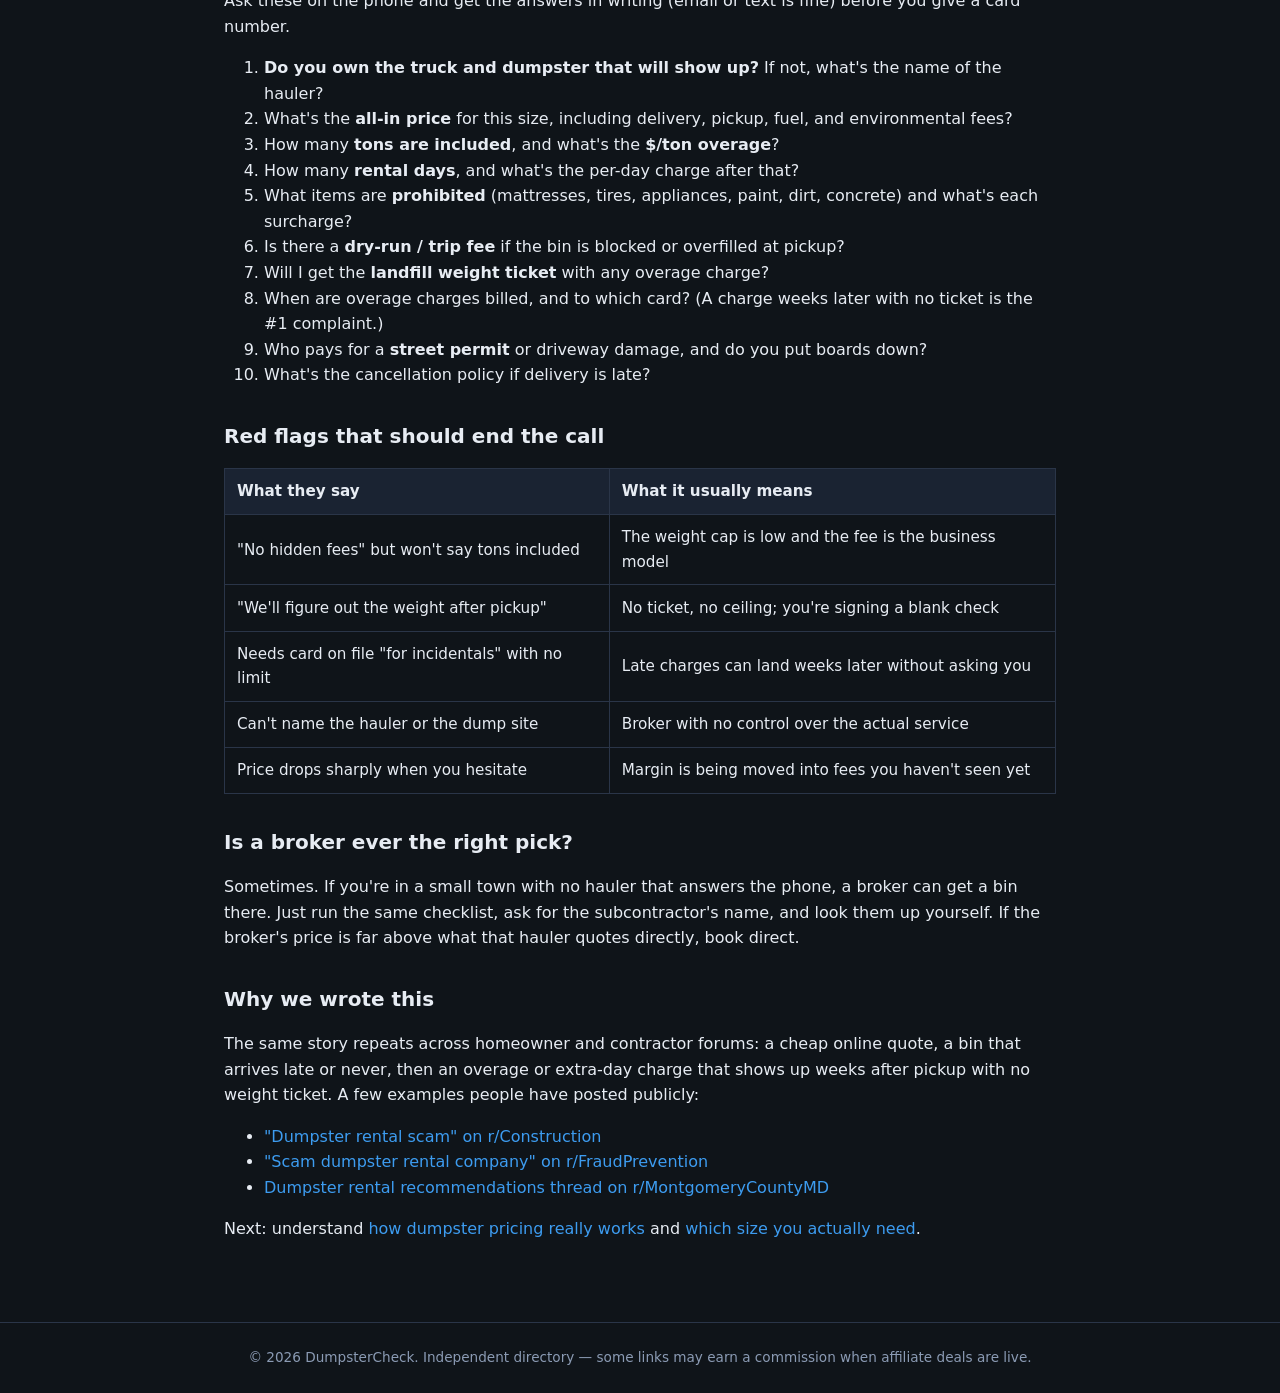
<file: dumpstercheck/pages/dumpster-broker-vs-local-hauler-checklist.html>
<!DOCTYPE html>
<html lang="en">
<head>
  <meta charset="utf-8" />
  <meta name="viewport" content="width=device-width, initial-scale=1" />
  <title>Dumpster broker vs local hauler: red-flag checklist before you book | DumpsterCheck</title>
  <meta name="description" content="How to tell if a dumpster rental site is a broker or the company that owns the trucks, the red flags behind surprise overage bills, and a 10-question checklist to run before you pay." />
  <link rel="stylesheet" href="../assets/style.css" />
</head>
<body>
  <header>
    <a class="logo" href="../index.html">Dumpster<span>Check</span></a>
    <nav>
      <a href="../index.html">Home</a>
      <a href="./how-dumpster-rental-pricing-works.html">Pricing</a>
      <a href="./dumpster-sizes-10-20-30-yard.html">Sizes</a>
      <a href="./dumpster-broker-vs-local-hauler-checklist.html">Broker check</a>
      <a href="./contact.html">Contact</a>
    </nav>
  </header>
  <main>
    <p class="meta">Updated 2026-10-27 · Independent guide</p>
    <h1>Dumpster broker vs local hauler: the red-flag checklist</h1>
    <p class="lede">A lot of "local" dumpster sites don't own a single truck. They take your card, mark up the price, and pass the job to whoever's cheapest that week. That's not always bad, but it's where most of the late overage bills and no-show stories come from. Here's how to tell who you're actually dealing with.</p>

    <h2>Broker vs owner-operator at a glance</h2>
    <table class="compare">
      <thead><tr><th></th><th>Broker / lead site</th><th>Local owner-operator</th></tr></thead>
      <tbody>
        <tr><td><strong>Owns trucks &amp; bins</strong></td><td>No, subcontracts the job</td><td>Yes</td></tr>
        <tr><td><strong>Quote style</strong></td><td>Low "starting at" price, details later</td><td>Usually one all-in quote with tons included</td></tr>
        <tr><td><strong>Who sets overage fees</strong></td><td>Broker adds a margin on top of the hauler's fee</td><td>Hauler, at the landfill-based rate</td></tr>
        <tr><td><strong>When problems happen</strong></td><td>Call center blames the hauler, hauler says "talk to who you booked with"</td><td>You call the person who dispatches the truck</td></tr>
        <tr><td><strong>Where it shines</strong></td><td>Rural areas with no local option, quick national coverage</td><td>Clear pricing, flexible pickups, local permit knowledge</td></tr>
        <tr><td><strong>Typical complaint</strong></td><td>Overage or "extra day" charges billed weeks after pickup</td><td>Limited availability on busy weeks</td></tr>
      </tbody>
    </table>

    <h2>How to spot a broker in two minutes</h2>
    <article class="card">
      <h3>Signs you're on a broker site</h3>
      <span class="tag">Check before calling</span>
      <ul>
        <li>One website with hundreds of near-identical city pages ("Dumpster Rental in [Your Town]") but no local street address</li>
        <li>No photos of their own trucks or bins, or stock photos with a different company's logo</li>
        <li>A national 1-800 number and "our local partner will deliver"</li>
        <li>Price shown as "from $X" with weight, days, and fees in fine print or only in the post-checkout email</li>
        <li>Can't tell you the transfer station or landfill they dump at</li>
      </ul>
    </article>
    <article class="card">
      <h3>Signs you've found the real hauler</h3>
      <span class="tag">Good sign</span>
      <ul>
        <li class="pros">Physical yard address you can see on a map, with bins in the satellite view</li>
        <li class="pros">Same company name on the truck, the invoice, and the reviews</li>
        <li class="pros">Quotes tons included, $/ton overage, rental days, and extra-day fee without being pushed</li>
        <li class="pros">Knows your city's street-placement permit rules off the top of their head</li>
      </ul>
    </article>

    <h2>The 10-question checklist</h2>
    <p>Ask these on the phone and get the answers in writing (email or text is fine) before you give a card number.</p>
    <ol>
      <li><strong>Do you own the truck and dumpster that will show up?</strong> If not, what's the name of the hauler?</li>
      <li>What's the <strong>all-in price</strong> for this size, including delivery, pickup, fuel, and environmental fees?</li>
      <li>How many <strong>tons are included</strong>, and what's the <strong>$/ton overage</strong>?</li>
      <li>How many <strong>rental days</strong>, and what's the per-day charge after that?</li>
      <li>What items are <strong>prohibited</strong> (mattresses, tires, appliances, paint, dirt, concrete) and what's each surcharge?</li>
      <li>Is there a <strong>dry-run / trip fee</strong> if the bin is blocked or overfilled at pickup?</li>
      <li>Will I get the <strong>landfill weight ticket</strong> with any overage charge?</li>
      <li>When are overage charges billed, and to which card? (A charge weeks later with no ticket is the #1 complaint.)</li>
      <li>Who pays for a <strong>street permit</strong> or driveway damage, and do you put boards down?</li>
      <li>What's the cancellation policy if delivery is late?</li>
    </ol>

    <h2>Red flags that should end the call</h2>
    <table class="compare">
      <thead><tr><th>What they say</th><th>What it usually means</th></tr></thead>
      <tbody>
        <tr><td>"No hidden fees" but won't say tons included</td><td>The weight cap is low and the fee is the business model</td></tr>
        <tr><td>"We'll figure out the weight after pickup"</td><td>No ticket, no ceiling; you're signing a blank check</td></tr>
        <tr><td>Needs card on file "for incidentals" with no limit</td><td>Late charges can land weeks later without asking you</td></tr>
        <tr><td>Can't name the hauler or the dump site</td><td>Broker with no control over the actual service</td></tr>
        <tr><td>Price drops sharply when you hesitate</td><td>Margin is being moved into fees you haven't seen yet</td></tr>
      </tbody>
    </table>

    <h2>Is a broker ever the right pick?</h2>
    <p>Sometimes. If you're in a small town with no hauler that answers the phone, a broker can get a bin there. Just run the same checklist, ask for the subcontractor's name, and look them up yourself. If the broker's price is far above what that hauler quotes directly, book direct.</p>

    <h2>Why we wrote this</h2>
    <p>The same story repeats across homeowner and contractor forums: a cheap online quote, a bin that arrives late or never, then an overage or extra-day charge that shows up weeks after pickup with no weight ticket. A few examples people have posted publicly:</p>
    <ul>
      <li><a href="https://www.reddit.com/r/Construction/comments/1l3ksgx/dumpster_rental_scam/" rel="nofollow">"Dumpster rental scam" on r/Construction</a></li>
      <li><a href="https://www.reddit.com/r/FraudPrevention/comments/1r0s40x/scam_dumpster_rental_company/" rel="nofollow">"Scam dumpster rental company" on r/FraudPrevention</a></li>
      <li><a href="https://www.reddit.com/r/MontgomeryCountyMD/comments/1sc7o74/dumpster_rentals/" rel="nofollow">Dumpster rental recommendations thread on r/MontgomeryCountyMD</a></li>
    </ul>
    <p>Next: understand <a href="./how-dumpster-rental-pricing-works.html">how dumpster pricing really works</a> and <a href="./dumpster-sizes-10-20-30-yard.html">which size you actually need</a>.</p>
  </main>
  <footer>© 2026 DumpsterCheck. Independent directory — some links may earn a commission when affiliate deals are live.</footer>
</body>
</html>
</file>
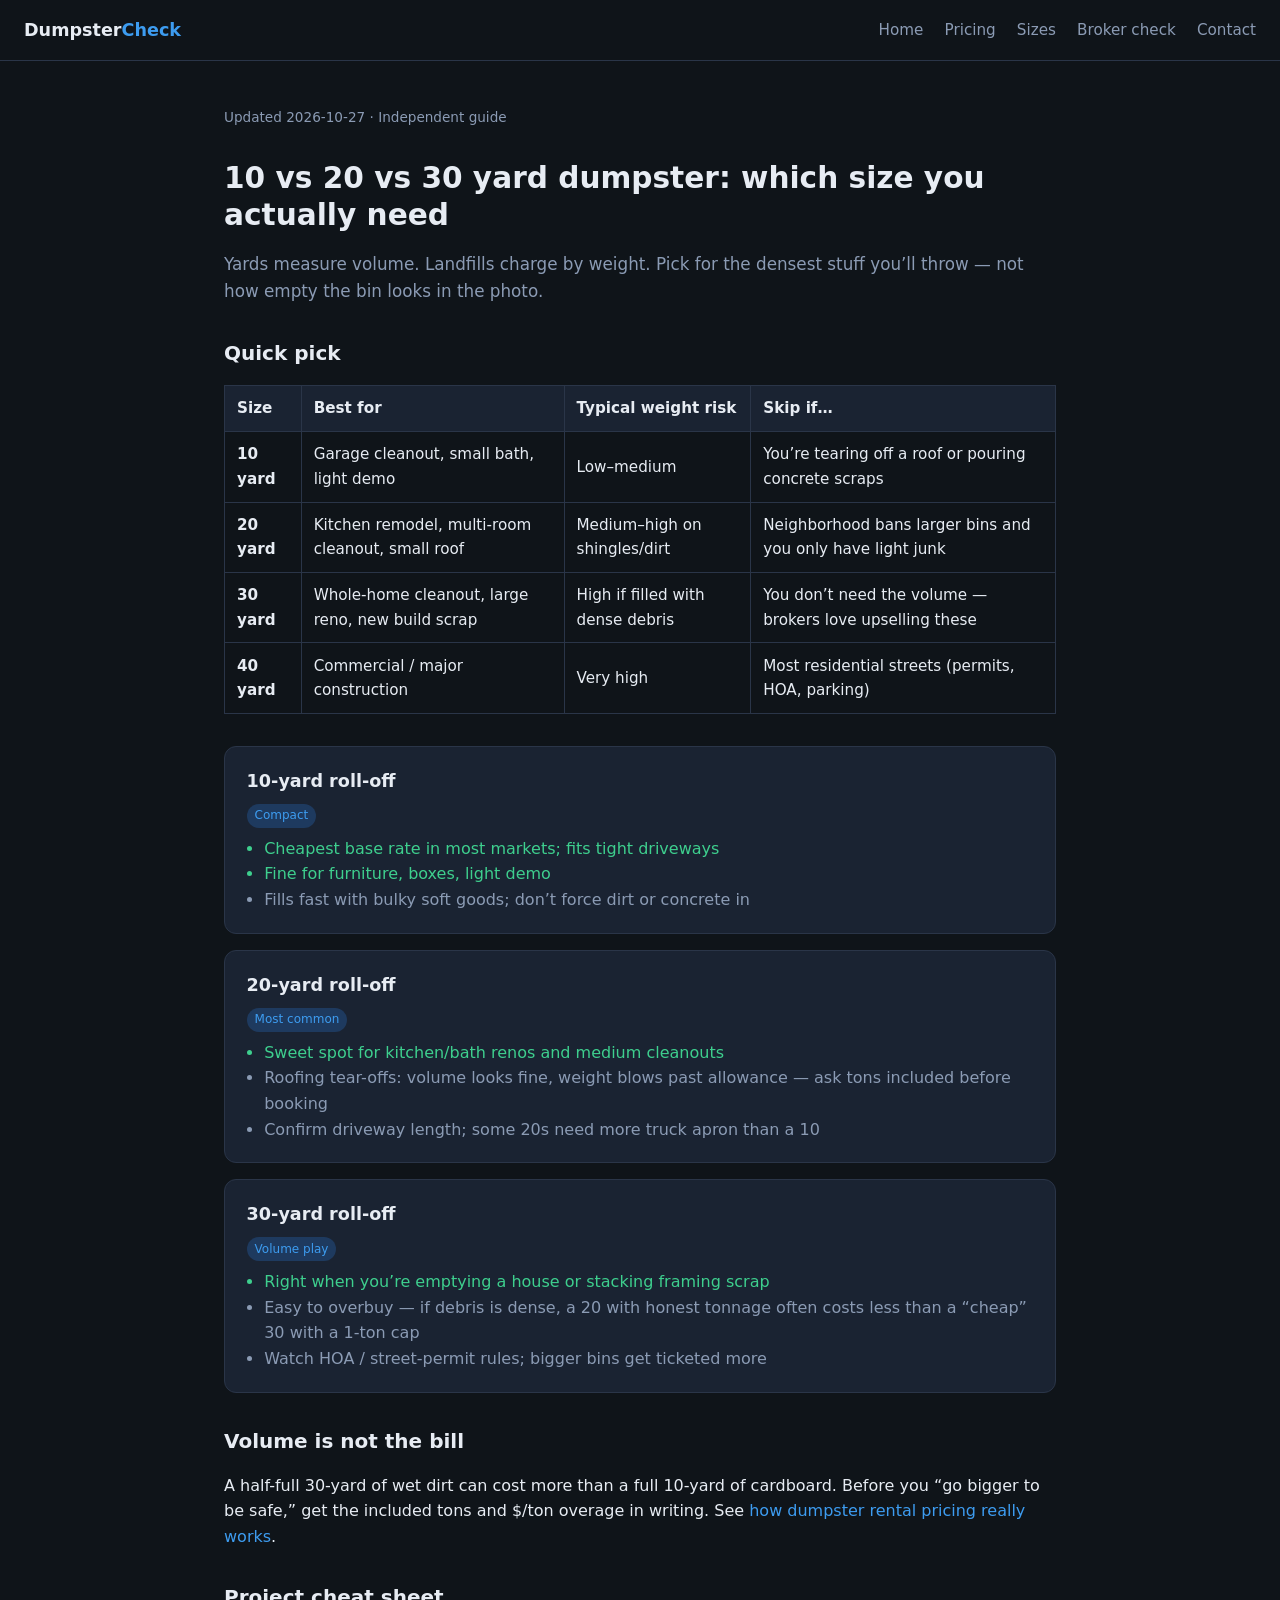
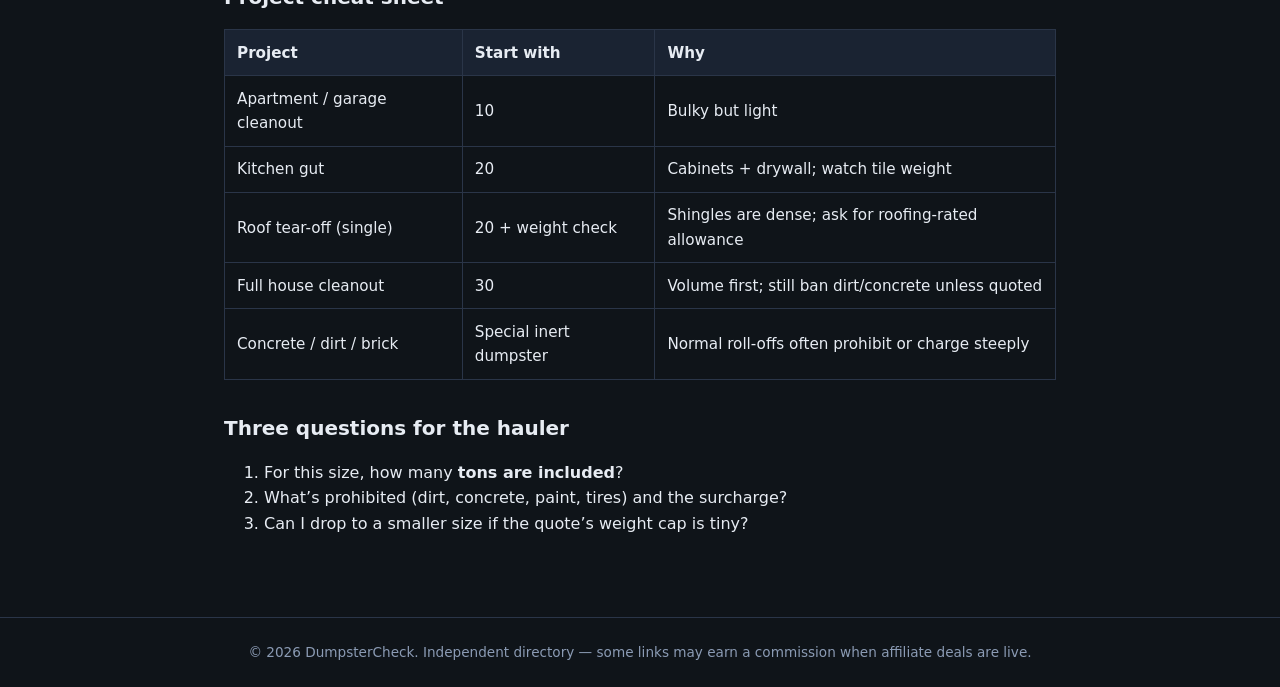
<file: dumpstercheck/pages/dumpster-sizes-10-20-30-yard.html>
<!DOCTYPE html>
<html lang="en">
<head>
  <meta charset="utf-8" />
  <meta name="viewport" content="width=device-width, initial-scale=1" />
  <title>10 vs 20 vs 30 yard dumpster: which size you actually need | DumpsterCheck</title>
  <meta name="description" content="Pick the right roll-off size without overpaying. Volume vs weight, common projects, and when a bigger dumpster is the wrong call." />
  <link rel="stylesheet" href="../assets/style.css" />
</head>
<body>
  <header>
    <a class="logo" href="../index.html">Dumpster<span>Check</span></a>
    <nav>
      <a href="../index.html">Home</a>
      <a href="./how-dumpster-rental-pricing-works.html">Pricing</a>
      <a href="./dumpster-sizes-10-20-30-yard.html">Sizes</a>
      <a href="./dumpster-broker-vs-local-hauler-checklist.html">Broker check</a>
      <a href="./contact.html">Contact</a>
    </nav>
  </header>
  <main>
    <p class="meta">Updated 2026-10-27 · Independent guide</p>
    <h1>10 vs 20 vs 30 yard dumpster: which size you actually need</h1>
    <p class="lede">Yards measure volume. Landfills charge by weight. Pick for the densest stuff you’ll throw — not how empty the bin looks in the photo.</p>

    <h2>Quick pick</h2>
    <table class="compare">
      <thead><tr><th>Size</th><th>Best for</th><th>Typical weight risk</th><th>Skip if…</th></tr></thead>
      <tbody>
        <tr><td><strong>10 yard</strong></td><td>Garage cleanout, small bath, light demo</td><td>Low–medium</td><td>You’re tearing off a roof or pouring concrete scraps</td></tr>
        <tr><td><strong>20 yard</strong></td><td>Kitchen remodel, multi-room cleanout, small roof</td><td>Medium–high on shingles/dirt</td><td>Neighborhood bans larger bins and you only have light junk</td></tr>
        <tr><td><strong>30 yard</strong></td><td>Whole-home cleanout, large reno, new build scrap</td><td>High if filled with dense debris</td><td>You don’t need the volume — brokers love upselling these</td></tr>
        <tr><td><strong>40 yard</strong></td><td>Commercial / major construction</td><td>Very high</td><td>Most residential streets (permits, HOA, parking)</td></tr>
      </tbody>
    </table>

    <article class="card">
      <h3>10-yard roll-off</h3>
      <span class="tag">Compact</span>
      <ul>
        <li class="pros">Cheapest base rate in most markets; fits tight driveways</li>
        <li class="pros">Fine for furniture, boxes, light demo</li>
        <li>Fills fast with bulky soft goods; don’t force dirt or concrete in</li>
      </ul>
    </article>
    <article class="card">
      <h3>20-yard roll-off</h3>
      <span class="tag">Most common</span>
      <ul>
        <li class="pros">Sweet spot for kitchen/bath renos and medium cleanouts</li>
        <li>Roofing tear-offs: volume looks fine, weight blows past allowance — ask tons included before booking</li>
        <li>Confirm driveway length; some 20s need more truck apron than a 10</li>
      </ul>
    </article>
    <article class="card">
      <h3>30-yard roll-off</h3>
      <span class="tag">Volume play</span>
      <ul>
        <li class="pros">Right when you’re emptying a house or stacking framing scrap</li>
        <li>Easy to overbuy — if debris is dense, a 20 with honest tonnage often costs less than a “cheap” 30 with a 1-ton cap</li>
        <li>Watch HOA / street-permit rules; bigger bins get ticketed more</li>
      </ul>
    </article>

    <h2>Volume is not the bill</h2>
    <p>A half-full 30-yard of wet dirt can cost more than a full 10-yard of cardboard. Before you “go bigger to be safe,” get the included tons and $/ton overage in writing. See <a href="./how-dumpster-rental-pricing-works.html">how dumpster rental pricing really works</a>.</p>

    <h2>Project cheat sheet</h2>
    <table class="compare">
      <thead><tr><th>Project</th><th>Start with</th><th>Why</th></tr></thead>
      <tbody>
        <tr><td>Apartment / garage cleanout</td><td>10</td><td>Bulky but light</td></tr>
        <tr><td>Kitchen gut</td><td>20</td><td>Cabinets + drywall; watch tile weight</td></tr>
        <tr><td>Roof tear-off (single)</td><td>20 + weight check</td><td>Shingles are dense; ask for roofing-rated allowance</td></tr>
        <tr><td>Full house cleanout</td><td>30</td><td>Volume first; still ban dirt/concrete unless quoted</td></tr>
        <tr><td>Concrete / dirt / brick</td><td>Special inert dumpster</td><td>Normal roll-offs often prohibit or charge steeply</td></tr>
      </tbody>
    </table>

    <h2>Three questions for the hauler</h2>
    <ol>
      <li>For this size, how many <strong>tons are included</strong>?</li>
      <li>What’s prohibited (dirt, concrete, paint, tires) and the surcharge?</li>
      <li>Can I drop to a smaller size if the quote’s weight cap is tiny?</li>
    </ol>
  </main>
  <footer>© 2026 DumpsterCheck. Independent directory — some links may earn a commission when affiliate deals are live.</footer>
</body>
</html>
</file>
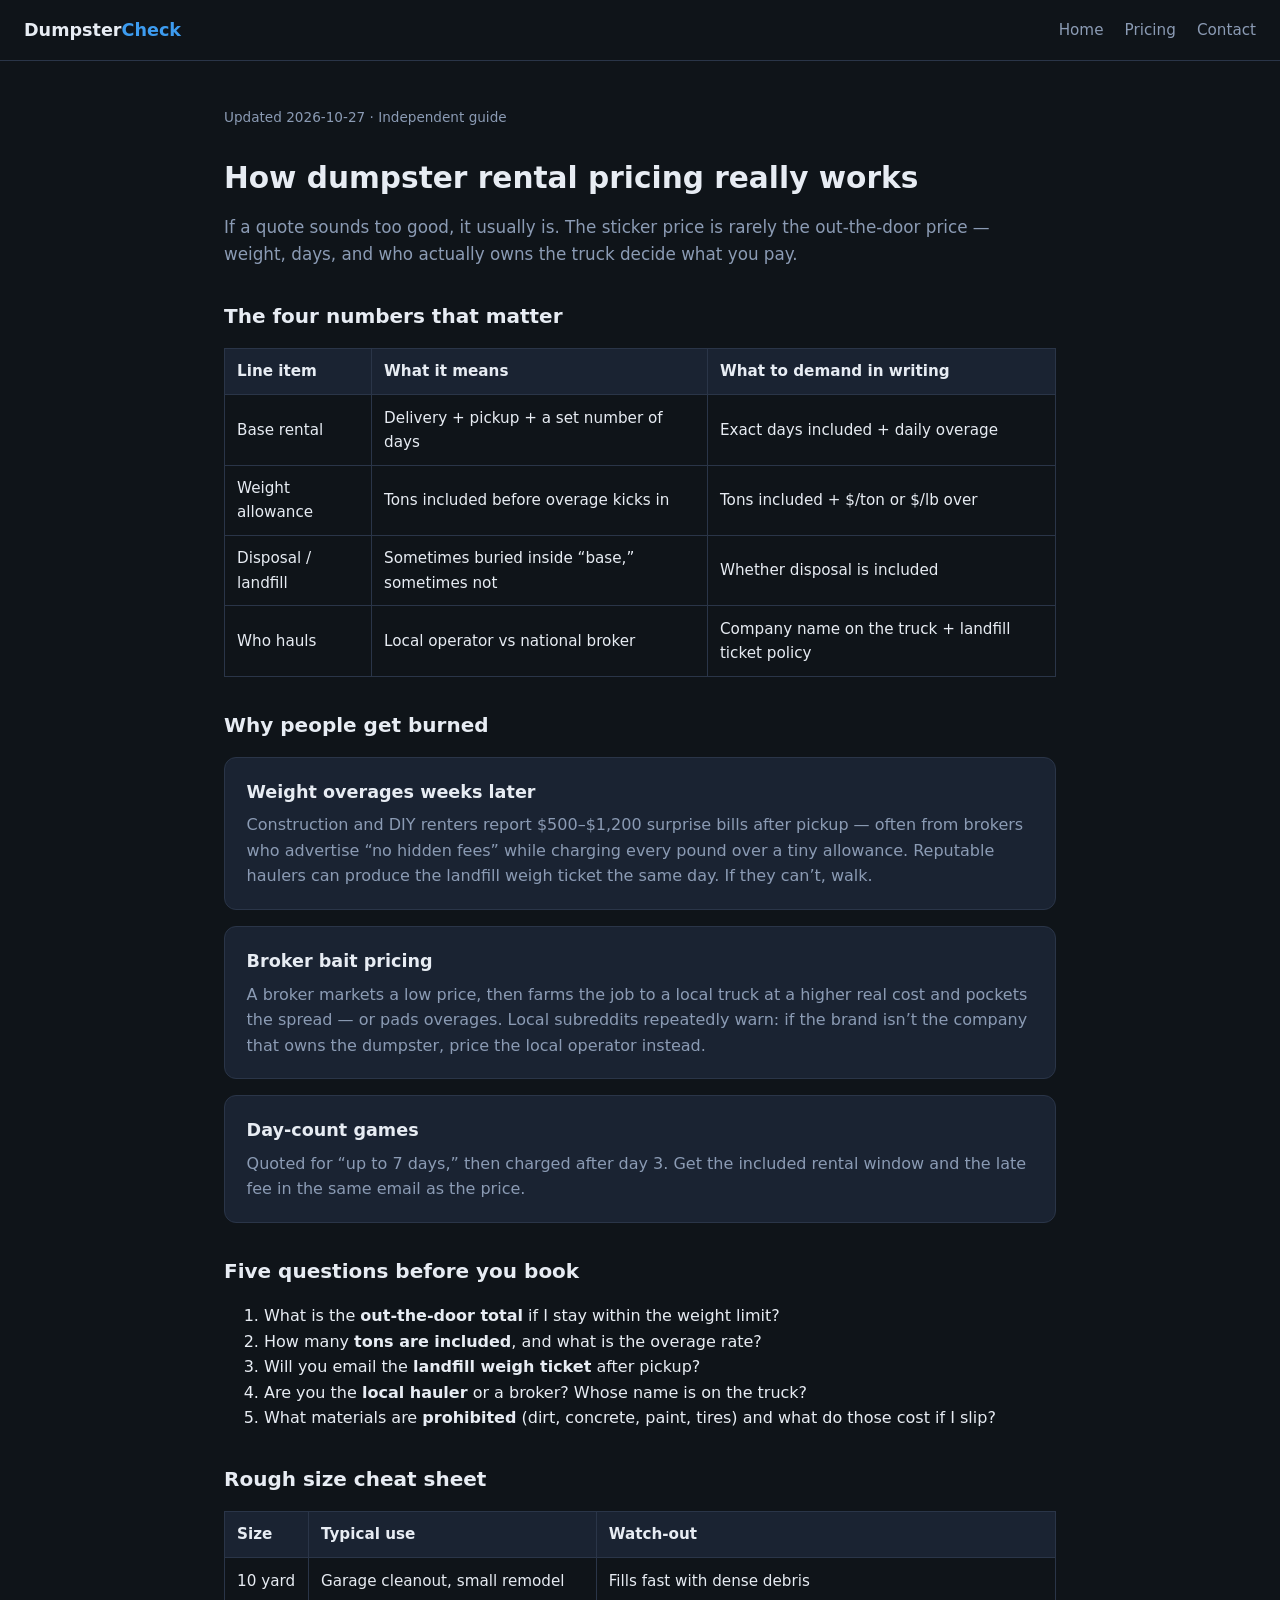
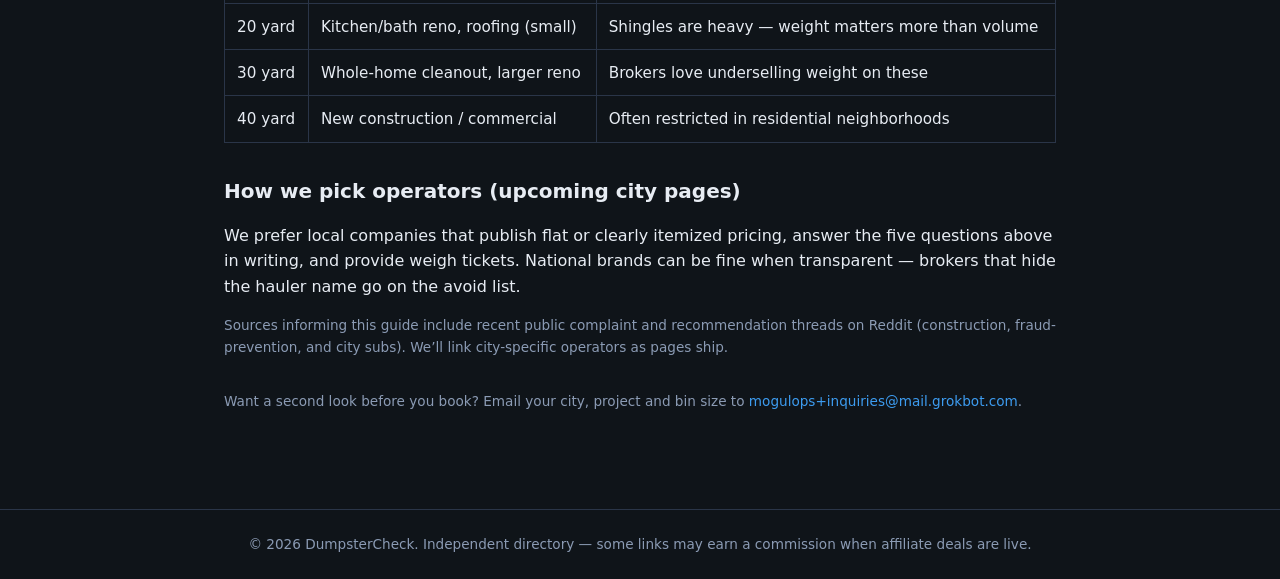
<file: dumpstercheck/pages/how-dumpster-rental-pricing-works.html>
<!DOCTYPE html>
<html lang="en">
<head>
  <meta charset="utf-8" />
  <meta name="viewport" content="width=device-width, initial-scale=1" />
  <title>How dumpster rental pricing really works | DumpsterCheck</title>
  <meta name="description" content="Why dumpster quotes look cheap, then balloon: weight limits, rental days, broker markups, and the five questions that prevent surprise fees." />
  <link rel="stylesheet" href="../assets/style.css" />
</head>
<body>
  <header>
    <a class="logo" href="../index.html">Dumpster<span>Check</span></a>
    <nav>
      <a href="../index.html">Home</a>
      <a href="./how-dumpster-rental-pricing-works.html">Pricing</a>
      <a href="./contact.html">Contact</a>
    </nav>
  </header>
  <main>
    <p class="meta">Updated 2026-10-27 · Independent guide</p>
    <h1>How dumpster rental pricing really works</h1>
    <p class="lede">If a quote sounds too good, it usually is. The sticker price is rarely the out-the-door price — weight, days, and who actually owns the truck decide what you pay.</p>

    <h2>The four numbers that matter</h2>
    <table class="compare">
      <thead><tr><th>Line item</th><th>What it means</th><th>What to demand in writing</th></tr></thead>
      <tbody>
        <tr><td>Base rental</td><td>Delivery + pickup + a set number of days</td><td>Exact days included + daily overage</td></tr>
        <tr><td>Weight allowance</td><td>Tons included before overage kicks in</td><td>Tons included + $/ton or $/lb over</td></tr>
        <tr><td>Disposal / landfill</td><td>Sometimes buried inside “base,” sometimes not</td><td>Whether disposal is included</td></tr>
        <tr><td>Who hauls</td><td>Local operator vs national broker</td><td>Company name on the truck + landfill ticket policy</td></tr>
      </tbody>
    </table>

    <h2>Why people get burned</h2>
    <article class="card">
      <h3>Weight overages weeks later</h3>
      <p style="color:var(--muted);margin:0">Construction and DIY renters report $500–$1,200 surprise bills after pickup — often from brokers who advertise “no hidden fees” while charging every pound over a tiny allowance. Reputable haulers can produce the landfill weigh ticket the same day. If they can’t, walk.</p>
    </article>
    <article class="card">
      <h3>Broker bait pricing</h3>
      <p style="color:var(--muted);margin:0">A broker markets a low price, then farms the job to a local truck at a higher real cost and pockets the spread — or pads overages. Local subreddits repeatedly warn: if the brand isn’t the company that owns the dumpster, price the local operator instead.</p>
    </article>
    <article class="card">
      <h3>Day-count games</h3>
      <p style="color:var(--muted);margin:0">Quoted for “up to 7 days,” then charged after day 3. Get the included rental window and the late fee in the same email as the price.</p>
    </article>

    <h2>Five questions before you book</h2>
    <ol>
      <li>What is the <strong>out-the-door total</strong> if I stay within the weight limit?</li>
      <li>How many <strong>tons are included</strong>, and what is the overage rate?</li>
      <li>Will you email the <strong>landfill weigh ticket</strong> after pickup?</li>
      <li>Are you the <strong>local hauler</strong> or a broker? Whose name is on the truck?</li>
      <li>What materials are <strong>prohibited</strong> (dirt, concrete, paint, tires) and what do those cost if I slip?</li>
    </ol>

    <h2>Rough size cheat sheet</h2>
    <table class="compare">
      <thead><tr><th>Size</th><th>Typical use</th><th>Watch-out</th></tr></thead>
      <tbody>
        <tr><td>10 yard</td><td>Garage cleanout, small remodel</td><td>Fills fast with dense debris</td></tr>
        <tr><td>20 yard</td><td>Kitchen/bath reno, roofing (small)</td><td>Shingles are heavy — weight matters more than volume</td></tr>
        <tr><td>30 yard</td><td>Whole-home cleanout, larger reno</td><td>Brokers love underselling weight on these</td></tr>
        <tr><td>40 yard</td><td>New construction / commercial</td><td>Often restricted in residential neighborhoods</td></tr>
      </tbody>
    </table>

    <h2>How we pick operators (upcoming city pages)</h2>
    <p>We prefer local companies that publish flat or clearly itemized pricing, answer the five questions above in writing, and provide weigh tickets. National brands can be fine when transparent — brokers that hide the hauler name go on the avoid list.</p>
    <p class="meta">Sources informing this guide include recent public complaint and recommendation threads on Reddit (construction, fraud-prevention, and city subs). We’ll link city-specific operators as pages ship.</p>
    <p class="meta">Want a second look before you book? Email your city, project and bin size to <a href="mailto:mogulops+inquiries@mail.grokbot.com">mogulops+inquiries@mail.grokbot.com</a>.</p>
  </main>
  <footer>© 2026 DumpsterCheck. Independent directory — some links may earn a commission when affiliate deals are live.</footer>
</body>
</html>
</file>
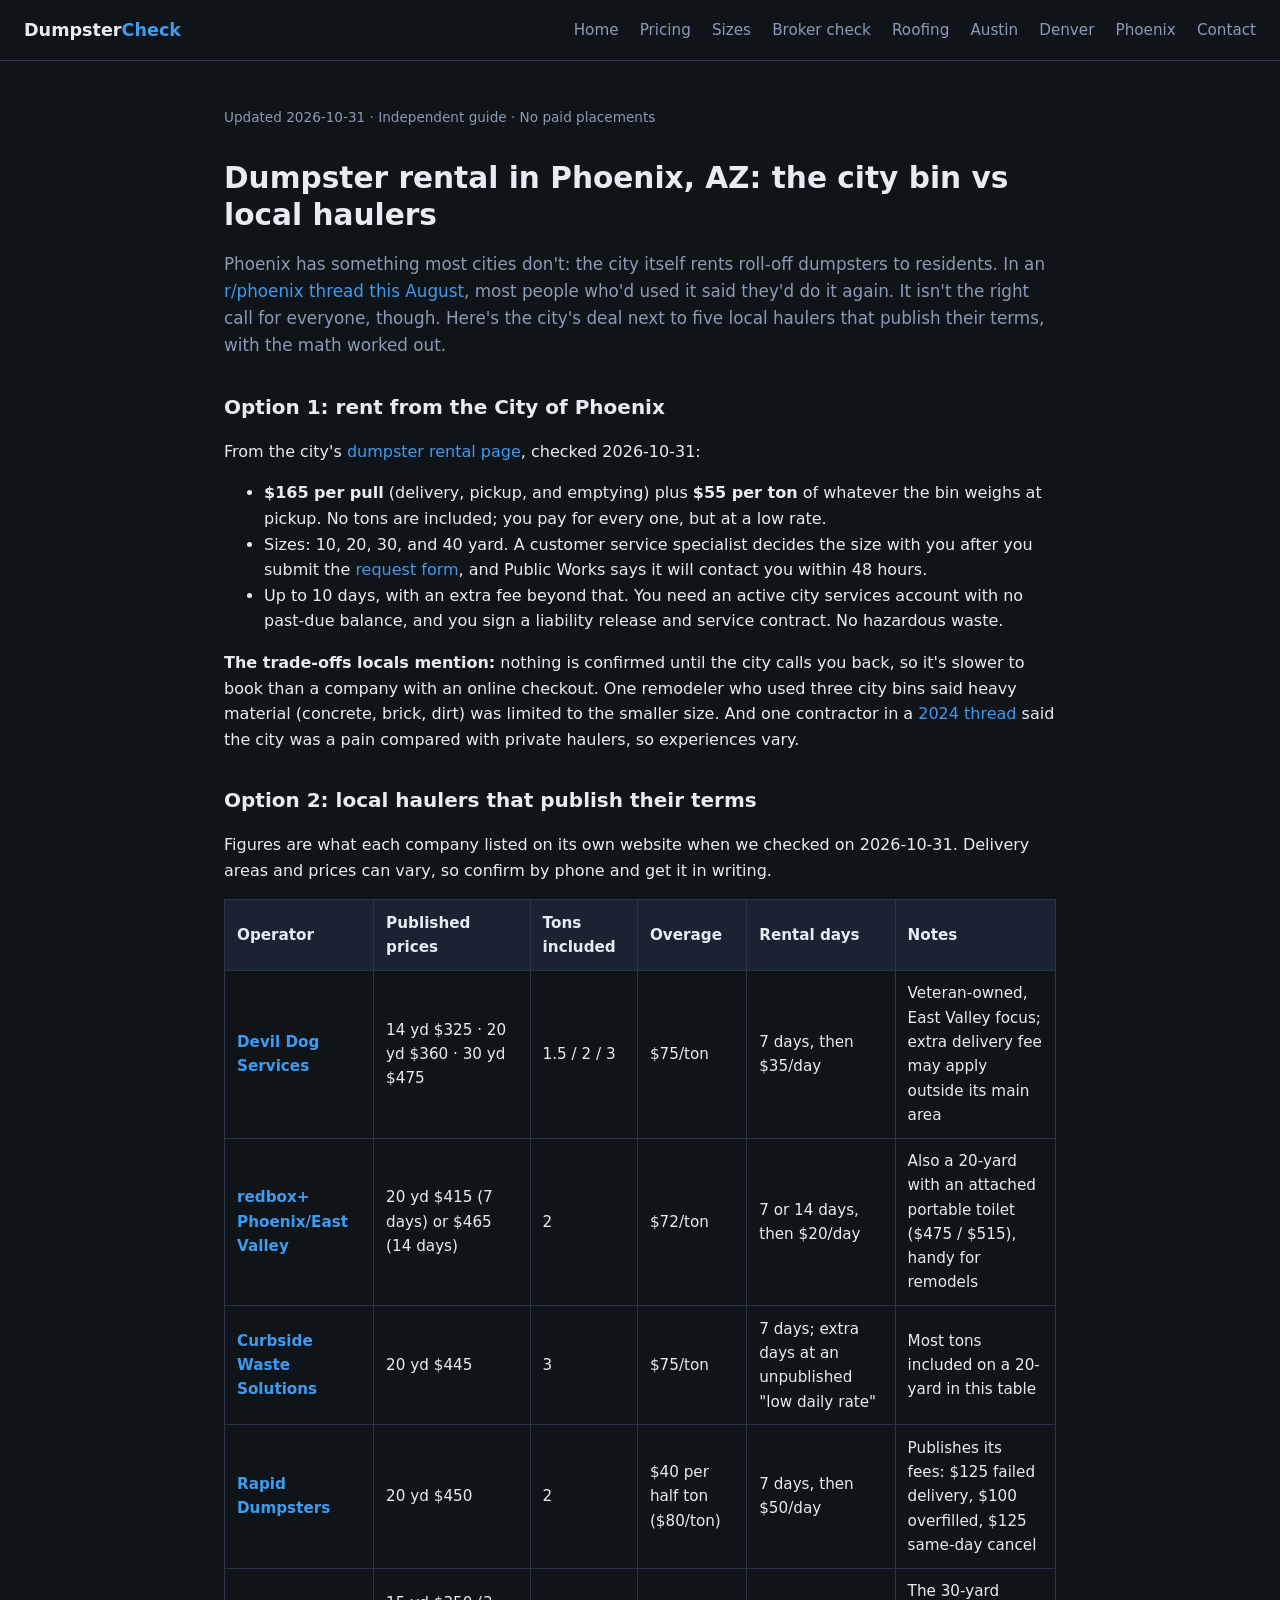
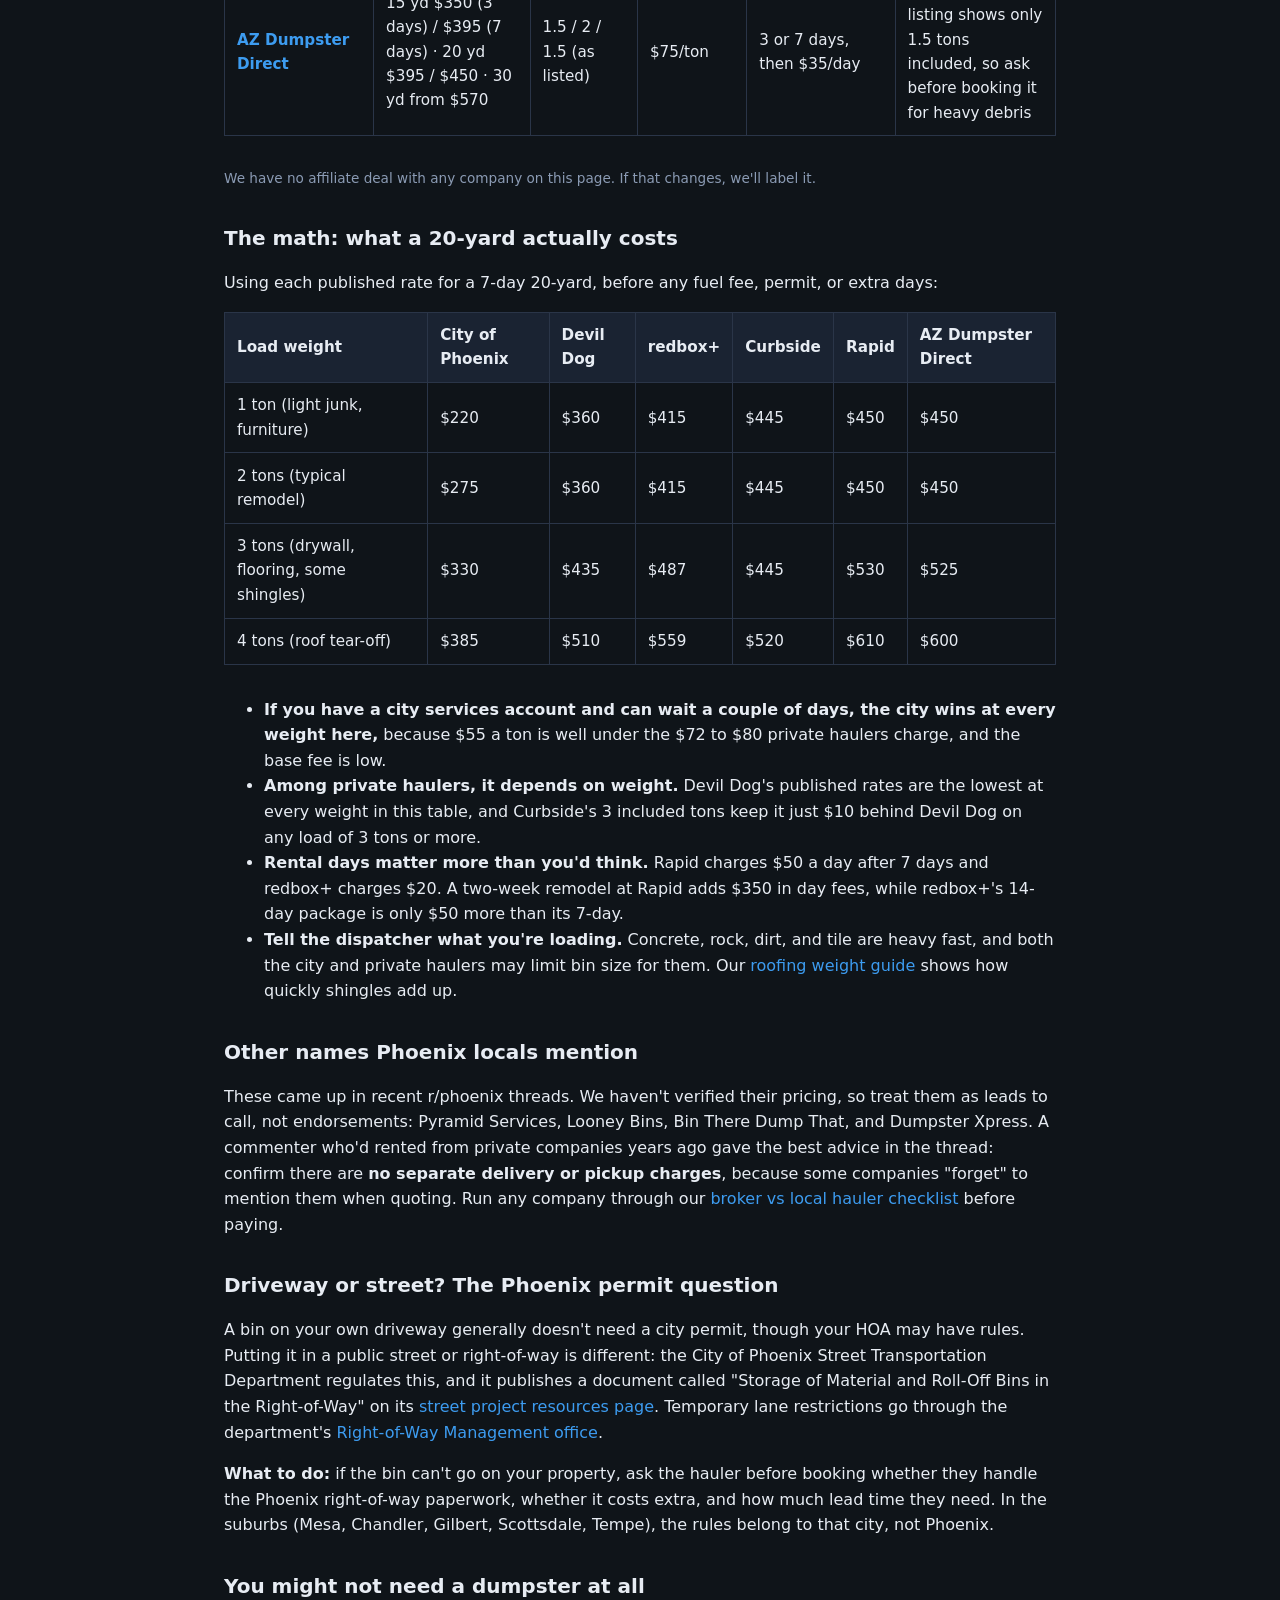
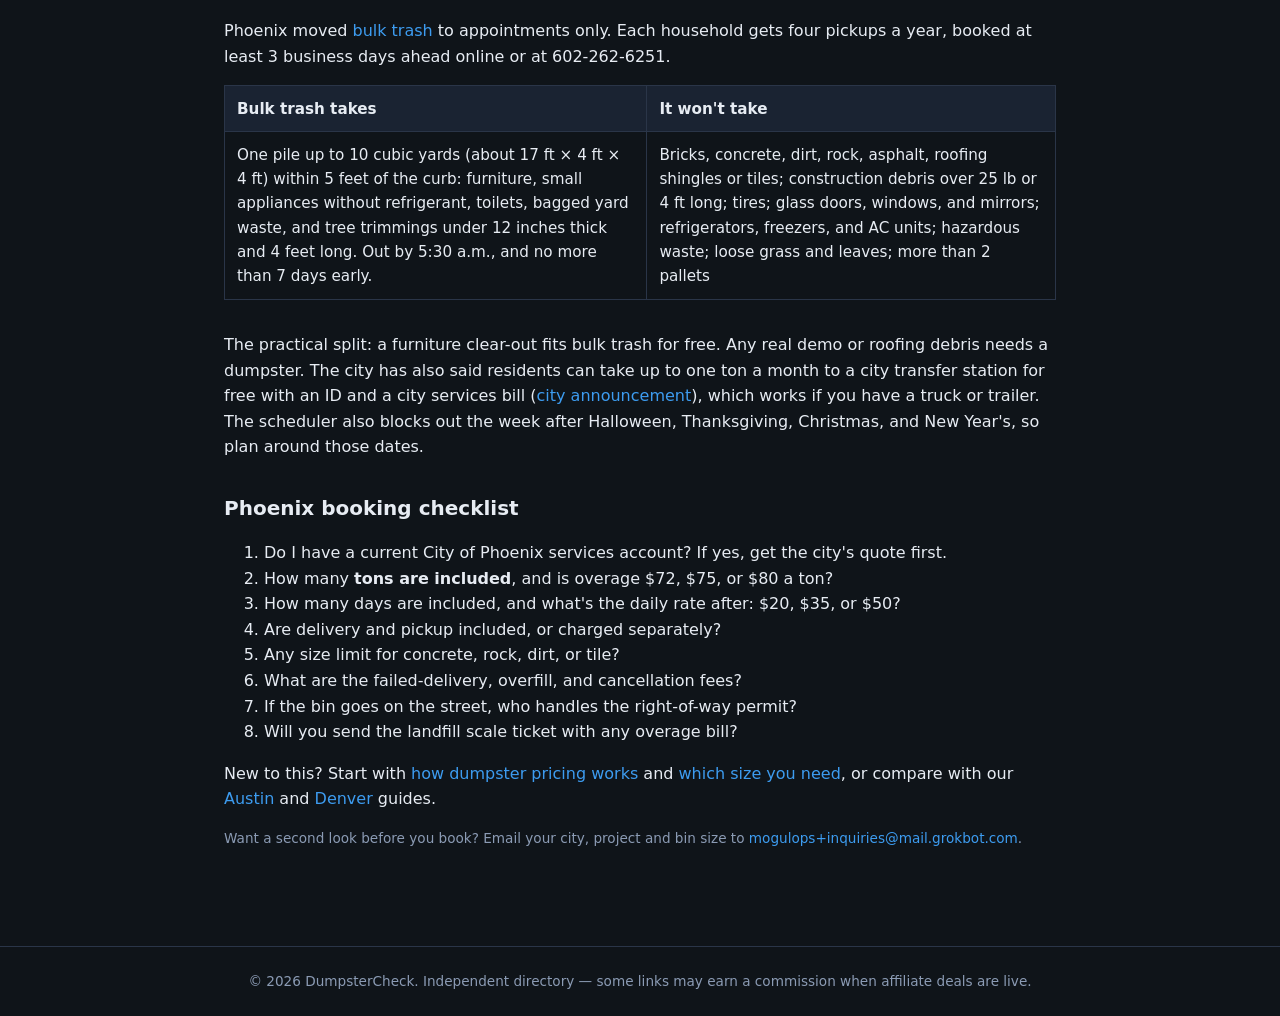
<file: dumpstercheck/pages/phoenix-az-dumpster-rental-guide.html>
<!DOCTYPE html>
<html lang="en">
<head>
  <meta charset="utf-8" />
  <meta name="viewport" content="width=device-width, initial-scale=1" />
  <title>Dumpster rental in Phoenix, AZ: the city's $165 roll-off vs local haulers' published rates | DumpsterCheck</title>
  <meta name="description" content="Phoenix dumpster rental compared: the City of Phoenix's own roll-off ($165 per pull plus $55 a ton) against five local haulers that publish tons, overage, and extra-day rates, plus street permits and free appointment bulk trash." />
  <link rel="stylesheet" href="../assets/style.css" />
</head>
<body>
  <header>
    <a class="logo" href="../index.html">Dumpster<span>Check</span></a>
    <nav>
      <a href="../index.html">Home</a>
      <a href="./how-dumpster-rental-pricing-works.html">Pricing</a>
      <a href="./dumpster-sizes-10-20-30-yard.html">Sizes</a>
      <a href="./dumpster-broker-vs-local-hauler-checklist.html">Broker check</a>
      <a href="./roofing-tear-off-dumpster-weight-guide.html">Roofing</a>
      <a href="./austin-tx-dumpster-rental-guide.html">Austin</a>
      <a href="./denver-co-dumpster-rental-guide.html">Denver</a>
      <a href="./phoenix-az-dumpster-rental-guide.html">Phoenix</a>
      <a href="./contact.html">Contact</a>
    </nav>
  </header>
  <main>
    <p class="meta">Updated 2026-10-31 · Independent guide · No paid placements</p>
    <h1>Dumpster rental in Phoenix, AZ: the city bin vs local haulers</h1>
    <p class="lede">Phoenix has something most cities don't: the city itself rents roll-off dumpsters to residents. In an <a href="https://www.reddit.com/r/phoenix/comments/1vp5ili/dumpster_rental_in_phoenix_az/" rel="nofollow">r/phoenix thread this August</a>, most people who'd used it said they'd do it again. It isn't the right call for everyone, though. Here's the city's deal next to five local haulers that publish their terms, with the math worked out.</p>

    <h2>Option 1: rent from the City of Phoenix</h2>
    <p>From the city's <a href="https://www.phoenix.gov/administration/departments/publicworks/residential-trash-recycling/dumpster-rental.html" rel="nofollow">dumpster rental page</a>, checked 2026-10-31:</p>
    <ul>
      <li><strong>$165 per pull</strong> (delivery, pickup, and emptying) plus <strong>$55 per ton</strong> of whatever the bin weighs at pickup. No tons are included; you pay for every one, but at a low rate.</li>
      <li>Sizes: 10, 20, 30, and 40 yard. A customer service specialist decides the size with you after you submit the <a href="https://myphx311.phoenix.gov/rolloffrental/" rel="nofollow">request form</a>, and Public Works says it will contact you within 48 hours.</li>
      <li>Up to 10 days, with an extra fee beyond that. You need an active city services account with no past-due balance, and you sign a liability release and service contract. No hazardous waste.</li>
    </ul>
    <p><strong>The trade-offs locals mention:</strong> nothing is confirmed until the city calls you back, so it's slower to book than a company with an online checkout. One remodeler who used three city bins said heavy material (concrete, brick, dirt) was limited to the smaller size. And one contractor in a <a href="https://www.reddit.com/r/phoenix/comments/1bbigob/anyone_ever_gotten_a_roll_off_dumpster_from_the/" rel="nofollow">2024 thread</a> said the city was a pain compared with private haulers, so experiences vary.</p>

    <h2>Option 2: local haulers that publish their terms</h2>
    <p>Figures are what each company listed on its own website when we checked on 2026-10-31. Delivery areas and prices can vary, so confirm by phone and get it in writing.</p>
    <table class="compare">
      <thead><tr><th>Operator</th><th>Published prices</th><th>Tons included</th><th>Overage</th><th>Rental days</th><th>Notes</th></tr></thead>
      <tbody>
        <tr>
          <td><strong><a href="https://www.devildogservice.com/dumpster-service-guide" rel="nofollow">Devil Dog Services</a></strong></td>
          <td>14 yd $325 · 20 yd $360 · 30 yd $475</td>
          <td>1.5 / 2 / 3</td>
          <td>$75/ton</td>
          <td>7 days, then $35/day</td>
          <td>Veteran-owned, East Valley focus; extra delivery fee may apply outside its main area</td>
        </tr>
        <tr>
          <td><strong><a href="https://www.redboxplus.com/phoenix-east-valley/dumpsters-size/20-yard-dumpster/" rel="nofollow">redbox+ Phoenix/East Valley</a></strong></td>
          <td>20 yd $415 (7 days) or $465 (14 days)</td>
          <td>2</td>
          <td>$72/ton</td>
          <td>7 or 14 days, then $20/day</td>
          <td>Also a 20-yard with an attached portable toilet ($475 / $515), handy for remodels</td>
        </tr>
        <tr>
          <td><strong><a href="https://www.curbsidewastesolution.com/20-yard-roll-off-dumpster-rental/" rel="nofollow">Curbside Waste Solutions</a></strong></td>
          <td>20 yd $445</td>
          <td>3</td>
          <td>$75/ton</td>
          <td>7 days; extra days at an unpublished "low daily rate"</td>
          <td>Most tons included on a 20-yard in this table</td>
        </tr>
        <tr>
          <td><strong><a href="https://rapiddumpsters.com/products/20-yard-dumpster" rel="nofollow">Rapid Dumpsters</a></strong></td>
          <td>20 yd $450</td>
          <td>2</td>
          <td>$40 per half ton ($80/ton)</td>
          <td>7 days, then $50/day</td>
          <td>Publishes its fees: $125 failed delivery, $100 overfilled, $125 same-day cancel</td>
        </tr>
        <tr>
          <td><strong><a href="https://azdumpsterdirect.com/" rel="nofollow">AZ Dumpster Direct</a></strong></td>
          <td>15 yd $350 (3 days) / $395 (7 days) · 20 yd $395 / $450 · 30 yd from $570</td>
          <td>1.5 / 2 / 1.5 (as listed)</td>
          <td>$75/ton</td>
          <td>3 or 7 days, then $35/day</td>
          <td>The 30-yard listing shows only 1.5 tons included, so ask before booking it for heavy debris</td>
        </tr>
      </tbody>
    </table>
    <p class="meta">We have no affiliate deal with any company on this page. If that changes, we'll label it.</p>

    <h2>The math: what a 20-yard actually costs</h2>
    <p>Using each published rate for a 7-day 20-yard, before any fuel fee, permit, or extra days:</p>
    <table class="compare">
      <thead><tr><th>Load weight</th><th>City of Phoenix</th><th>Devil Dog</th><th>redbox+</th><th>Curbside</th><th>Rapid</th><th>AZ Dumpster Direct</th></tr></thead>
      <tbody>
        <tr><td>1 ton (light junk, furniture)</td><td>$220</td><td>$360</td><td>$415</td><td>$445</td><td>$450</td><td>$450</td></tr>
        <tr><td>2 tons (typical remodel)</td><td>$275</td><td>$360</td><td>$415</td><td>$445</td><td>$450</td><td>$450</td></tr>
        <tr><td>3 tons (drywall, flooring, some shingles)</td><td>$330</td><td>$435</td><td>$487</td><td>$445</td><td>$530</td><td>$525</td></tr>
        <tr><td>4 tons (roof tear-off)</td><td>$385</td><td>$510</td><td>$559</td><td>$520</td><td>$610</td><td>$600</td></tr>
      </tbody>
    </table>
    <ul>
      <li><strong>If you have a city services account and can wait a couple of days, the city wins at every weight here,</strong> because $55 a ton is well under the $72 to $80 private haulers charge, and the base fee is low.</li>
      <li><strong>Among private haulers, it depends on weight.</strong> Devil Dog's published rates are the lowest at every weight in this table, and Curbside's 3 included tons keep it just $10 behind Devil Dog on any load of 3 tons or more.</li>
      <li><strong>Rental days matter more than you'd think.</strong> Rapid charges $50 a day after 7 days and redbox+ charges $20. A two-week remodel at Rapid adds $350 in day fees, while redbox+'s 14-day package is only $50 more than its 7-day.</li>
      <li><strong>Tell the dispatcher what you're loading.</strong> Concrete, rock, dirt, and tile are heavy fast, and both the city and private haulers may limit bin size for them. Our <a href="./roofing-tear-off-dumpster-weight-guide.html">roofing weight guide</a> shows how quickly shingles add up.</li>
    </ul>

    <h2>Other names Phoenix locals mention</h2>
    <p>These came up in recent r/phoenix threads. We haven't verified their pricing, so treat them as leads to call, not endorsements: Pyramid Services, Looney Bins, Bin There Dump That, and Dumpster Xpress. A commenter who'd rented from private companies years ago gave the best advice in the thread: confirm there are <strong>no separate delivery or pickup charges</strong>, because some companies "forget" to mention them when quoting. Run any company through our <a href="./dumpster-broker-vs-local-hauler-checklist.html">broker vs local hauler checklist</a> before paying.</p>

    <h2>Driveway or street? The Phoenix permit question</h2>
    <p>A bin on your own driveway generally doesn't need a city permit, though your HOA may have rules. Putting it in a public street or right-of-way is different: the City of Phoenix Street Transportation Department regulates this, and it publishes a document called "Storage of Material and Roll-Off Bins in the Right-of-Way" on its <a href="https://www.phoenix.gov/administration/departments/streets/initiatives/street-project-resources.html" rel="nofollow">street project resources page</a>. Temporary lane restrictions go through the department's <a href="https://www.phoenix.gov/administration/departments/streets/requests-services/temporary-requests/right-of-way-management.html" rel="nofollow">Right-of-Way Management office</a>.</p>
    <p><strong>What to do:</strong> if the bin can't go on your property, ask the hauler before booking whether they handle the Phoenix right-of-way paperwork, whether it costs extra, and how much lead time they need. In the suburbs (Mesa, Chandler, Gilbert, Scottsdale, Tempe), the rules belong to that city, not Phoenix.</p>

    <h2>You might not need a dumpster at all</h2>
    <p>Phoenix moved <a href="https://www.phoenix.gov/administration/departments/publicworks/residential-trash-recycling/bulk-trash-pickup.html" rel="nofollow">bulk trash</a> to appointments only. Each household gets four pickups a year, booked at least 3 business days ahead online or at 602-262-6251.</p>
    <table class="compare">
      <thead><tr><th>Bulk trash takes</th><th>It won't take</th></tr></thead>
      <tbody>
        <tr>
          <td>One pile up to 10 cubic yards (about 17 ft × 4 ft × 4 ft) within 5 feet of the curb: furniture, small appliances without refrigerant, toilets, bagged yard waste, and tree trimmings under 12 inches thick and 4 feet long. Out by 5:30 a.m., and no more than 7 days early.</td>
          <td>Bricks, concrete, dirt, rock, asphalt, roofing shingles or tiles; construction debris over 25 lb or 4 ft long; tires; glass doors, windows, and mirrors; refrigerators, freezers, and AC units; hazardous waste; loose grass and leaves; more than 2 pallets</td>
        </tr>
      </tbody>
    </table>
    <p>The practical split: a furniture clear-out fits bulk trash for free. Any real demo or roofing debris needs a dumpster. The city has also said residents can take up to one ton a month to a city transfer station for free with an ID and a city services bill (<a href="https://www.phoenix.gov/newsroom/public-works-news/3227.html" rel="nofollow">city announcement</a>), which works if you have a truck or trailer. The scheduler also blocks out the week after Halloween, Thanksgiving, Christmas, and New Year's, so plan around those dates.</p>

    <h2>Phoenix booking checklist</h2>
    <ol>
      <li>Do I have a current City of Phoenix services account? If yes, get the city's quote first.</li>
      <li>How many <strong>tons are included</strong>, and is overage $72, $75, or $80 a ton?</li>
      <li>How many days are included, and what's the daily rate after: $20, $35, or $50?</li>
      <li>Are delivery and pickup included, or charged separately?</li>
      <li>Any size limit for concrete, rock, dirt, or tile?</li>
      <li>What are the failed-delivery, overfill, and cancellation fees?</li>
      <li>If the bin goes on the street, who handles the right-of-way permit?</li>
      <li>Will you send the landfill scale ticket with any overage bill?</li>
    </ol>
    <p>New to this? Start with <a href="./how-dumpster-rental-pricing-works.html">how dumpster pricing works</a> and <a href="./dumpster-sizes-10-20-30-yard.html">which size you need</a>, or compare with our <a href="./austin-tx-dumpster-rental-guide.html">Austin</a> and <a href="./denver-co-dumpster-rental-guide.html">Denver</a> guides.</p>
    <p class="meta">Want a second look before you book? Email your city, project and bin size to <a href="mailto:mogulops+inquiries@mail.grokbot.com">mogulops+inquiries@mail.grokbot.com</a>.</p>
  </main>
  <footer>© 2026 DumpsterCheck. Independent directory — some links may earn a commission when affiliate deals are live.</footer>
</body>
</html>
</file>
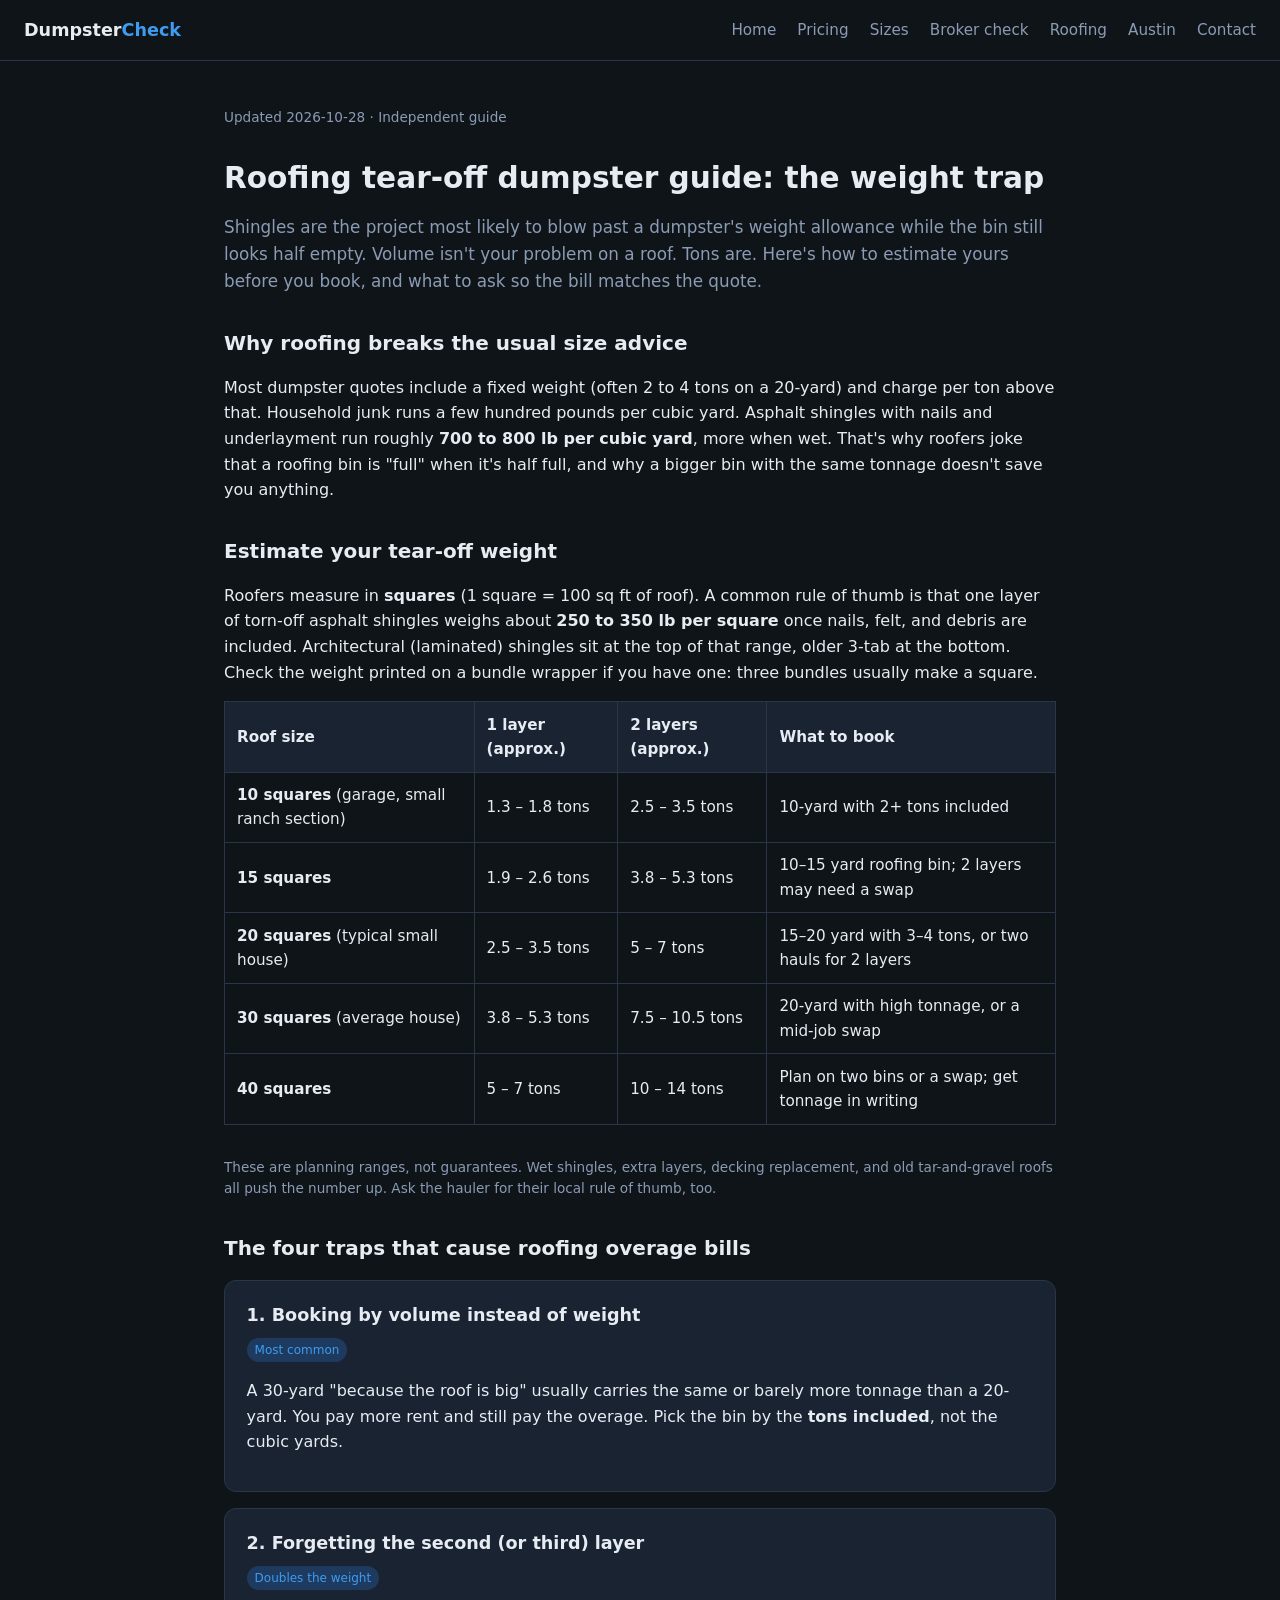
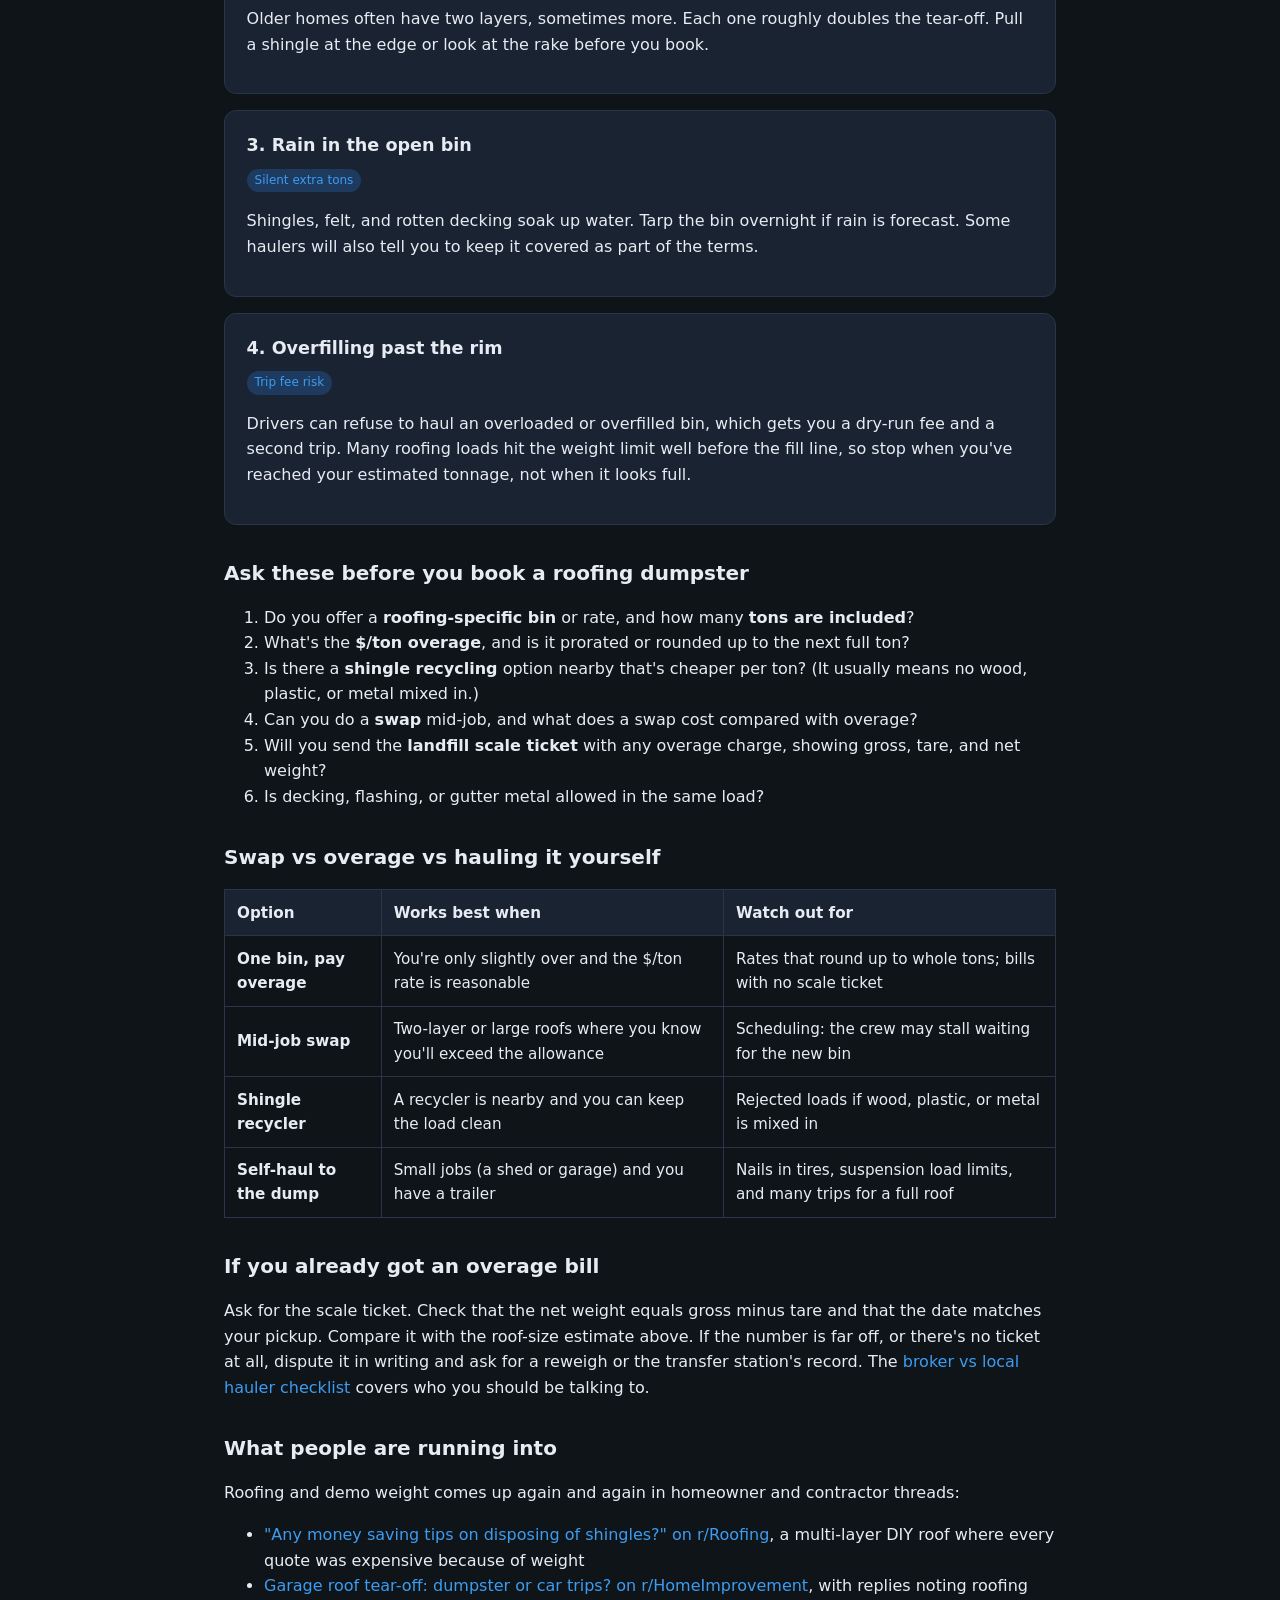
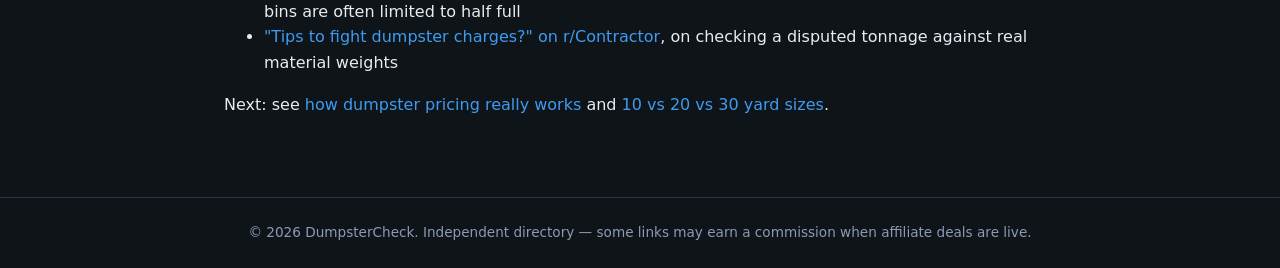
<file: dumpstercheck/pages/roofing-tear-off-dumpster-weight-guide.html>
<!DOCTYPE html>
<html lang="en">
<head>
  <meta charset="utf-8" />
  <meta name="viewport" content="width=device-width, initial-scale=1" />
  <title>Roofing tear-off dumpster guide: shingle weight, size, and overage traps | DumpsterCheck</title>
  <meta name="description" content="How much a shingle tear-off really weighs, which dumpster size to book for your roof, and how to avoid the overage bill that hits roofing jobs more than any other project." />
  <link rel="stylesheet" href="../assets/style.css" />
</head>
<body>
  <header>
    <a class="logo" href="../index.html">Dumpster<span>Check</span></a>
    <nav>
      <a href="../index.html">Home</a>
      <a href="./how-dumpster-rental-pricing-works.html">Pricing</a>
      <a href="./dumpster-sizes-10-20-30-yard.html">Sizes</a>
      <a href="./dumpster-broker-vs-local-hauler-checklist.html">Broker check</a>
      <a href="./roofing-tear-off-dumpster-weight-guide.html">Roofing</a>
      <a href="./austin-tx-dumpster-rental-guide.html">Austin</a>
      <a href="./contact.html">Contact</a>
    </nav>
  </header>
  <main>
    <p class="meta">Updated 2026-10-28 · Independent guide</p>
    <h1>Roofing tear-off dumpster guide: the weight trap</h1>
    <p class="lede">Shingles are the project most likely to blow past a dumpster's weight allowance while the bin still looks half empty. Volume isn't your problem on a roof. Tons are. Here's how to estimate yours before you book, and what to ask so the bill matches the quote.</p>

    <h2>Why roofing breaks the usual size advice</h2>
    <p>Most dumpster quotes include a fixed weight (often 2 to 4 tons on a 20-yard) and charge per ton above that. Household junk runs a few hundred pounds per cubic yard. Asphalt shingles with nails and underlayment run roughly <strong>700 to 800 lb per cubic yard</strong>, more when wet. That's why roofers joke that a roofing bin is "full" when it's half full, and why a bigger bin with the same tonnage doesn't save you anything.</p>

    <h2>Estimate your tear-off weight</h2>
    <p>Roofers measure in <strong>squares</strong> (1 square = 100 sq ft of roof). A common rule of thumb is that one layer of torn-off asphalt shingles weighs about <strong>250 to 350 lb per square</strong> once nails, felt, and debris are included. Architectural (laminated) shingles sit at the top of that range, older 3-tab at the bottom. Check the weight printed on a bundle wrapper if you have one: three bundles usually make a square.</p>
    <table class="compare">
      <thead><tr><th>Roof size</th><th>1 layer (approx.)</th><th>2 layers (approx.)</th><th>What to book</th></tr></thead>
      <tbody>
        <tr><td><strong>10 squares</strong> (garage, small ranch section)</td><td>1.3 – 1.8 tons</td><td>2.5 – 3.5 tons</td><td>10-yard with 2+ tons included</td></tr>
        <tr><td><strong>15 squares</strong></td><td>1.9 – 2.6 tons</td><td>3.8 – 5.3 tons</td><td>10–15 yard roofing bin; 2 layers may need a swap</td></tr>
        <tr><td><strong>20 squares</strong> (typical small house)</td><td>2.5 – 3.5 tons</td><td>5 – 7 tons</td><td>15–20 yard with 3–4 tons, or two hauls for 2 layers</td></tr>
        <tr><td><strong>30 squares</strong> (average house)</td><td>3.8 – 5.3 tons</td><td>7.5 – 10.5 tons</td><td>20-yard with high tonnage, or a mid-job swap</td></tr>
        <tr><td><strong>40 squares</strong></td><td>5 – 7 tons</td><td>10 – 14 tons</td><td>Plan on two bins or a swap; get tonnage in writing</td></tr>
      </tbody>
    </table>
    <p class="meta">These are planning ranges, not guarantees. Wet shingles, extra layers, decking replacement, and old tar-and-gravel roofs all push the number up. Ask the hauler for their local rule of thumb, too.</p>

    <h2>The four traps that cause roofing overage bills</h2>
    <article class="card">
      <h3>1. Booking by volume instead of weight</h3>
      <span class="tag">Most common</span>
      <p>A 30-yard "because the roof is big" usually carries the same or barely more tonnage than a 20-yard. You pay more rent and still pay the overage. Pick the bin by the <strong>tons included</strong>, not the cubic yards.</p>
    </article>
    <article class="card">
      <h3>2. Forgetting the second (or third) layer</h3>
      <span class="tag">Doubles the weight</span>
      <p>Older homes often have two layers, sometimes more. Each one roughly doubles the tear-off. Pull a shingle at the edge or look at the rake before you book.</p>
    </article>
    <article class="card">
      <h3>3. Rain in the open bin</h3>
      <span class="tag">Silent extra tons</span>
      <p>Shingles, felt, and rotten decking soak up water. Tarp the bin overnight if rain is forecast. Some haulers will also tell you to keep it covered as part of the terms.</p>
    </article>
    <article class="card">
      <h3>4. Overfilling past the rim</h3>
      <span class="tag">Trip fee risk</span>
      <p>Drivers can refuse to haul an overloaded or overfilled bin, which gets you a dry-run fee and a second trip. Many roofing loads hit the weight limit well before the fill line, so stop when you've reached your estimated tonnage, not when it looks full.</p>
    </article>

    <h2>Ask these before you book a roofing dumpster</h2>
    <ol>
      <li>Do you offer a <strong>roofing-specific bin</strong> or rate, and how many <strong>tons are included</strong>?</li>
      <li>What's the <strong>$/ton overage</strong>, and is it prorated or rounded up to the next full ton?</li>
      <li>Is there a <strong>shingle recycling</strong> option nearby that's cheaper per ton? (It usually means no wood, plastic, or metal mixed in.)</li>
      <li>Can you do a <strong>swap</strong> mid-job, and what does a swap cost compared with overage?</li>
      <li>Will you send the <strong>landfill scale ticket</strong> with any overage charge, showing gross, tare, and net weight?</li>
      <li>Is decking, flashing, or gutter metal allowed in the same load?</li>
    </ol>

    <h2>Swap vs overage vs hauling it yourself</h2>
    <table class="compare">
      <thead><tr><th>Option</th><th>Works best when</th><th>Watch out for</th></tr></thead>
      <tbody>
        <tr><td><strong>One bin, pay overage</strong></td><td>You're only slightly over and the $/ton rate is reasonable</td><td>Rates that round up to whole tons; bills with no scale ticket</td></tr>
        <tr><td><strong>Mid-job swap</strong></td><td>Two-layer or large roofs where you know you'll exceed the allowance</td><td>Scheduling: the crew may stall waiting for the new bin</td></tr>
        <tr><td><strong>Shingle recycler</strong></td><td>A recycler is nearby and you can keep the load clean</td><td>Rejected loads if wood, plastic, or metal is mixed in</td></tr>
        <tr><td><strong>Self-haul to the dump</strong></td><td>Small jobs (a shed or garage) and you have a trailer</td><td>Nails in tires, suspension load limits, and many trips for a full roof</td></tr>
      </tbody>
    </table>

    <h2>If you already got an overage bill</h2>
    <p>Ask for the scale ticket. Check that the net weight equals gross minus tare and that the date matches your pickup. Compare it with the roof-size estimate above. If the number is far off, or there's no ticket at all, dispute it in writing and ask for a reweigh or the transfer station's record. The <a href="./dumpster-broker-vs-local-hauler-checklist.html">broker vs local hauler checklist</a> covers who you should be talking to.</p>

    <h2>What people are running into</h2>
    <p>Roofing and demo weight comes up again and again in homeowner and contractor threads:</p>
    <ul>
      <li><a href="https://www.reddit.com/r/Roofing/comments/1djq22g/any_money_saving_tips_on_disposing_of_shingles/" rel="nofollow">"Any money saving tips on disposing of shingles?" on r/Roofing</a>, a multi-layer DIY roof where every quote was expensive because of weight</li>
      <li><a href="https://www.reddit.com/r/HomeImprovement/comments/xiivne/ripping_off_the_roof_for_my_20_x_20_garage_should/" rel="nofollow">Garage roof tear-off: dumpster or car trips? on r/HomeImprovement</a>, with replies noting roofing bins are often limited to half full</li>
      <li><a href="https://www.reddit.com/r/Contractor/comments/1hn3hgu/tips_to_fight_dumpster_charges/" rel="nofollow">"Tips to fight dumpster charges?" on r/Contractor</a>, on checking a disputed tonnage against real material weights</li>
    </ul>
    <p>Next: see <a href="./how-dumpster-rental-pricing-works.html">how dumpster pricing really works</a> and <a href="./dumpster-sizes-10-20-30-yard.html">10 vs 20 vs 30 yard sizes</a>.</p>
  </main>
  <footer>© 2026 DumpsterCheck. Independent directory — some links may earn a commission when affiliate deals are live.</footer>
</body>
</html>
</file>
<file: dumpstercheck/assets/style.css>
:root {
  --bg: #0f1419;
  --surface: #1a2332;
  --text: #e7ecf3;
  --muted: #8b9bb4;
  --accent: #3d9cf0;
  --accent-soft: #1e3a5f;
  --border: #2a3548;
  --ok: #3ecf8e;
}
* { box-sizing: border-box; }
body {
  margin: 0;
  font-family: "Segoe UI", system-ui, -apple-system, sans-serif;
  background: var(--bg);
  color: var(--text);
  line-height: 1.6;
}
a { color: var(--accent); text-decoration: none; }
a:hover { text-decoration: underline; }
header {
  border-bottom: 1px solid var(--border);
  padding: 1rem 1.5rem;
  display: flex;
  align-items: center;
  justify-content: space-between;
  gap: 1rem;
  flex-wrap: wrap;
}
.logo { font-weight: 700; font-size: 1.1rem; color: var(--text); }
.logo span { color: var(--accent); }
nav a { margin-left: 1rem; color: var(--muted); font-size: 0.95rem; }
main { max-width: 880px; margin: 0 auto; padding: 2rem 1.5rem 4rem; }
h1 { font-size: 1.85rem; line-height: 1.25; margin: 0 0 0.75rem; }
h2 { font-size: 1.25rem; margin: 2rem 0 0.75rem; }
.lede { color: var(--muted); font-size: 1.05rem; margin-bottom: 1.5rem; }
.meta { color: var(--muted); font-size: 0.85rem; margin-bottom: 2rem; }
.card {
  background: var(--surface);
  border: 1px solid var(--border);
  border-radius: 12px;
  padding: 1.25rem 1.35rem;
  margin: 1rem 0;
}
.card h3 { margin: 0 0 0.4rem; font-size: 1.1rem; }
.card .tag {
  display: inline-block;
  background: var(--accent-soft);
  color: var(--accent);
  font-size: 0.75rem;
  padding: 0.15rem 0.5rem;
  border-radius: 999px;
  margin-right: 0.35rem;
}
.card ul { margin: 0.5rem 0 0; padding-left: 1.1rem; color: var(--muted); }
.pros { color: var(--ok); }
.cta {
  display: inline-block;
  margin-top: 0.75rem;
  background: var(--accent);
  color: #061018 !important;
  font-weight: 600;
  padding: 0.5rem 0.9rem;
  border-radius: 8px;
  text-decoration: none !important;
}
.cta:hover { filter: brightness(1.08); }
.compare {
  width: 100%;
  border-collapse: collapse;
  font-size: 0.95rem;
  margin: 1rem 0 2rem;
}
.compare th, .compare td {
  border: 1px solid var(--border);
  padding: 0.65rem 0.75rem;
  text-align: left;
}
.compare th { background: var(--surface); }
footer {
  border-top: 1px solid var(--border);
  color: var(--muted);
  font-size: 0.85rem;
  padding: 1.5rem;
  text-align: center;
}
</file>
